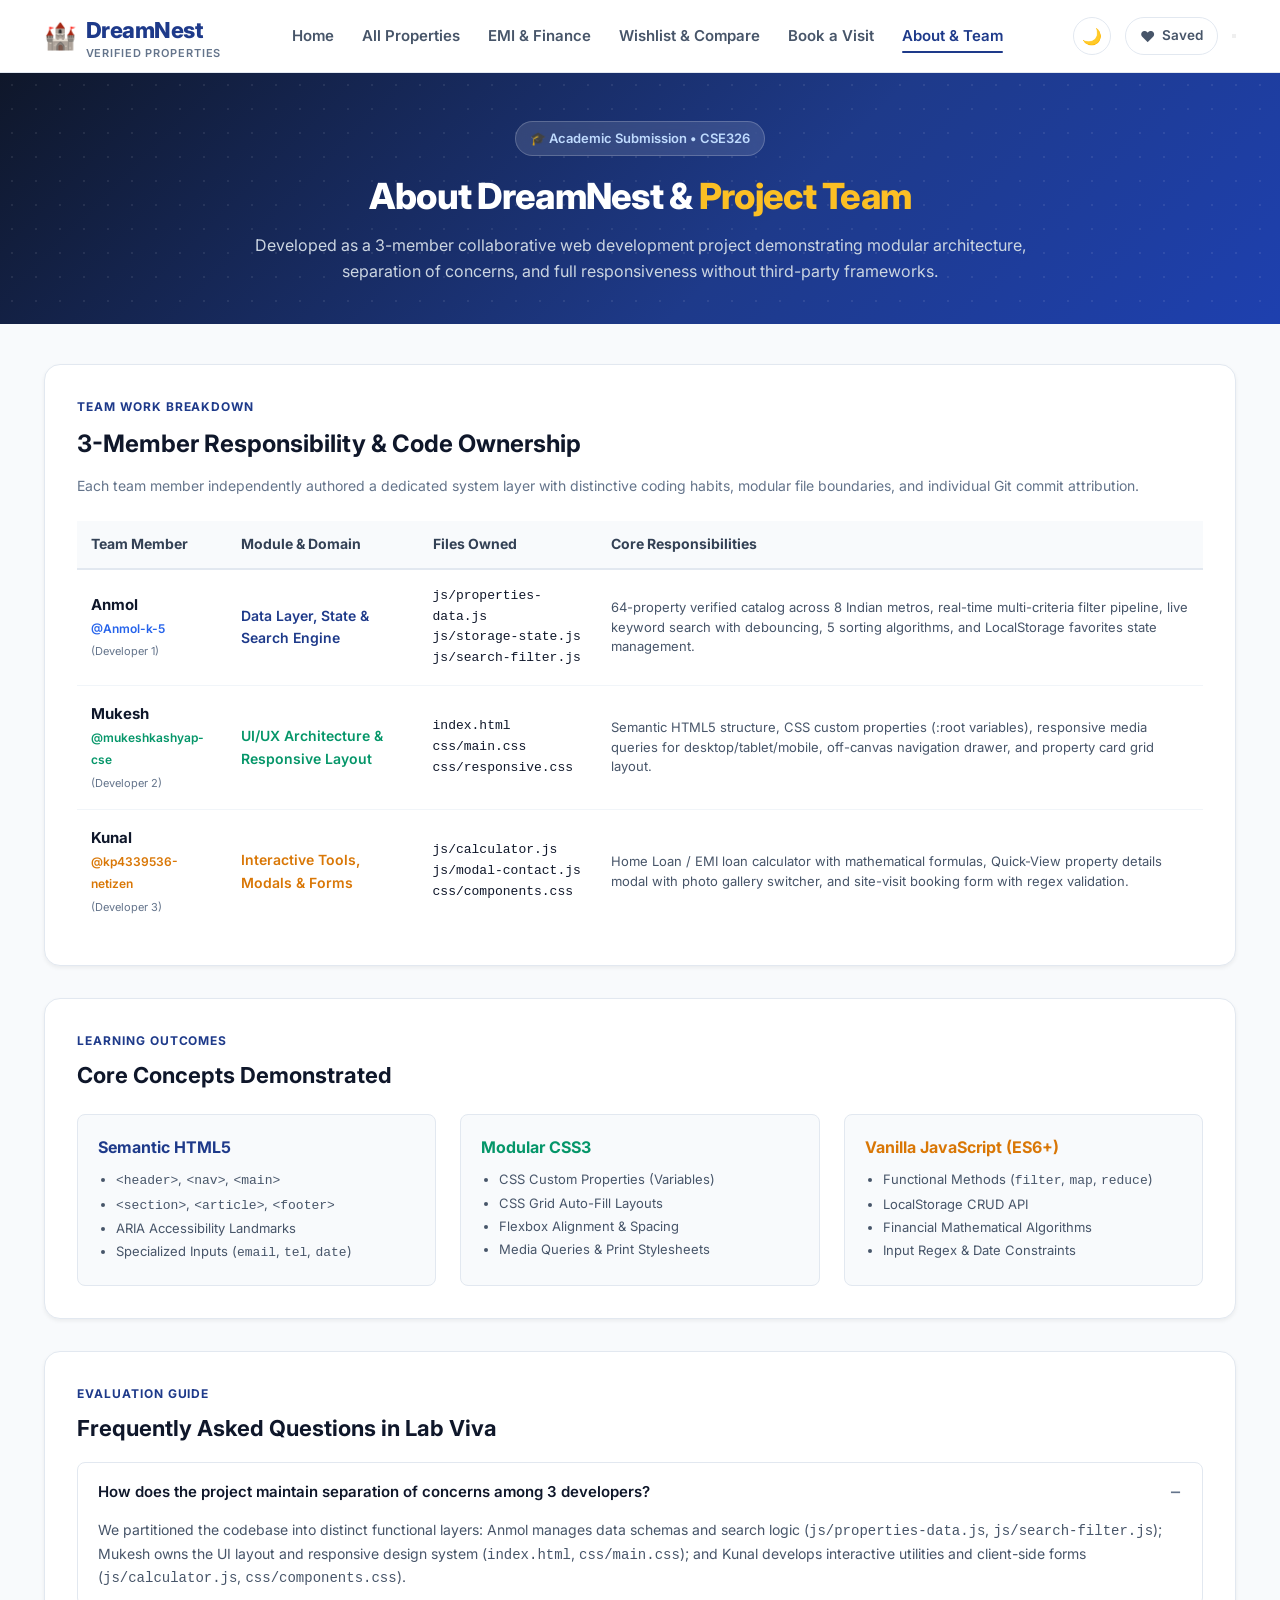
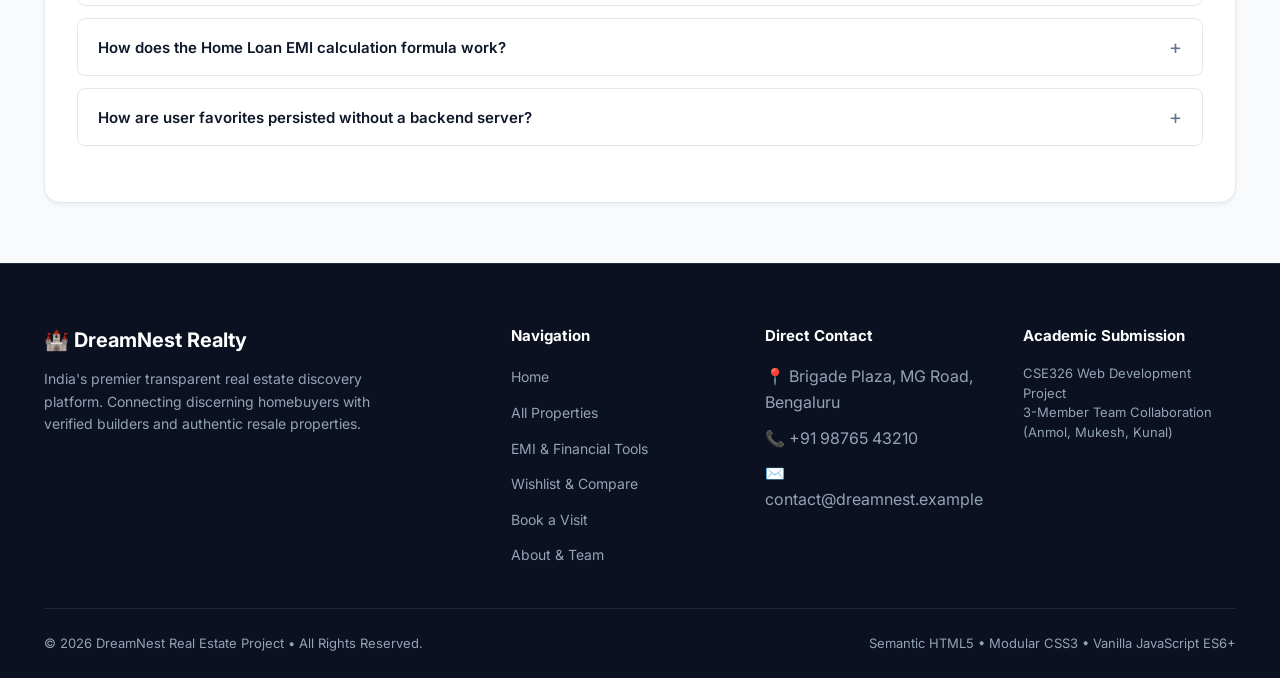
<file: about.html>
<!DOCTYPE html>
<html lang="en">
<head>
    <meta charset="UTF-8">
    <meta name="viewport" content="width=device-width, initial-scale=1.0">
    <title>DreamNest - About Us & Academic Project Team</title>

    <script>
        (function(){var t=localStorage.getItem("dreamnest_user_theme_pref");if(t==='"dark"'||t==='dark')document.documentElement.setAttribute("data-theme","dark");})();
    </script>

    <!-- Google Fonts -->
    <link rel="preconnect" href="https://fonts.googleapis.com">
    <link rel="preconnect" href="https://fonts.gstatic.com" crossorigin>
    <link href="https://fonts.googleapis.com/css2?family=Inter:wght@400;500;600;700;800&display=swap" rel="stylesheet">

    <!-- Stylesheets -->
    <link rel="stylesheet" href="css/main.css">
    <link rel="stylesheet" href="css/responsive.css">
    <link rel="stylesheet" href="css/components.css">
</head>
<body>

    <!-- Sticky Navigation Bar (Authored by Mukesh) -->
    <header class="site-header">
        <div class="site-container">
            <nav class="navbar" aria-label="Main Navigation">
                <a href="index.html" class="brand-logo" aria-label="DreamNest Home">
                    <span class="brand-logo__icon">🏰</span>
                    <div>
                        <span>DreamNest</span>
                        <span class="brand-logo__sub">Verified Properties</span>
                    </div>
                </a>

                <ul class="nav-links">
                    <li><a href="index.html" class="nav-link">Home</a></li>
                    <li><a href="properties.html" class="nav-link">All Properties</a></li>
                    <li><a href="calculator.html" class="nav-link">EMI & Finance</a></li>
                    <li><a href="saved.html" class="nav-link">Wishlist & Compare</a></li>
                    <li><a href="contact.html" class="nav-link">Book a Visit</a></li>
                    <li><a href="about.html" class="nav-link is-active">About & Team</a></li>
                </ul>

                <div class="nav-actions">
                    <button type="button" class="theme-toggle-btn" id="themeToggleBtn" aria-label="Toggle dark/light theme" title="Toggle dark/light theme">
                        <span class="theme-toggle-icon" id="themeToggleIcon">🌙</span>
                    </button>
                    <a href="saved.html" class="header-badge-btn" title="View your saved wishlist" aria-label="View Saved Wishlist">
                        <span class="header-badge-icon">❤️</span>
                        <span class="header-badge-text">Saved</span>
                        <span class="counter-badge" id="favoritesCountBadge" style="display: none;">0</span>
                    </a>
                    <button type="button" class="mobile-menu-toggle" id="mobileMenuToggleBtn" aria-label="Toggle navigation menu">
                        <span></span>
                        <span></span>
                        <span></span>
                    </button>
                </div>
            </nav>
        </div>
    </header>

    <main>
        <!-- Page Title & Header Banner -->
        <section class="hero-section" style="padding: 48px 0 40px 0;">
            <div class="site-container">
                <div class="hero-content">
                    <div class="hero-pill-badge">
                        <span>🎓 Academic Submission • CSE326</span>
                    </div>
                    <h1 class="hero-title" style="font-size: 36px;">
                        About DreamNest & <span>Project Team</span>
                    </h1>
                    <p class="hero-subtitle" style="font-size: 16px; margin-bottom: 0;">
                        Developed as a 3-member collaborative web development project demonstrating modular architecture, separation of concerns, and full responsiveness without third-party frameworks.
                    </p>
                </div>
            </div>
        </section>

        <!-- Academic Team Contribution Breakdown -->
        <section class="site-container" style="margin: 40px auto 60px auto;">
            
            <div style="background-color: #ffffff; border: 1px solid var(--border-color); border-radius: var(--radius-lg); padding: 32px; box-shadow: var(--shadow-sm); margin-bottom: 32px;">
                <span class="section-tag">Team Work Breakdown</span>
                <h2 style="font-size: 24px; font-weight: 700; color: #0f172a; margin-bottom: 12px;">3-Member Responsibility & Code Ownership</h2>
                <p style="font-size: 14px; color: #64748b; line-height: 1.6; margin-bottom: 24px;">
                    Each team member independently authored a dedicated system layer with distinctive coding habits, modular file boundaries, and individual Git commit attribution.
                </p>

                <div style="overflow-x: auto;">
                    <table style="width: 100%; border-collapse: collapse; font-size: 14px; text-align: left;">
                        <thead>
                            <tr style="background-color: #f8fafc; border-bottom: 2px solid #e2e8f0;">
                                <th style="padding: 12px 14px; color: #334155;">Team Member</th>
                                <th style="padding: 12px 14px; color: #334155;">Module & Domain</th>
                                <th style="padding: 12px 14px; color: #334155;">Files Owned</th>
                                <th style="padding: 12px 14px; color: #334155;">Core Responsibilities</th>
                            </tr>
                        </thead>
                        <tbody>
                            <tr style="border-bottom: 1px solid #f1f5f9;">
                                <td style="padding: 16px 14px;">
                                    <strong style="color: #0f172a; font-size: 15px;">Anmol</strong><br>
                                    <span style="font-size: 12px; color: #2563eb; font-weight: 600;">@Anmol-k-5</span><br>
                                    <span style="font-size: 11px; color: #64748b;">(Developer 1)</span>
                                </td>
                                <td style="padding: 16px 14px; font-weight: 600; color: #1e3a8a;">
                                    Data Layer, State & Search Engine
                                </td>
                                <td style="padding: 16px 14px; font-family: monospace; font-size: 13px;">
                                    js/properties-data.js<br>
                                    js/storage-state.js<br>
                                    js/search-filter.js
                                </td>
                                <td style="padding: 16px 14px; font-size: 13px; color: #475569; line-height: 1.5;">
                                    64-property verified catalog across 8 Indian metros, real-time multi-criteria filter pipeline, live keyword search with debouncing, 5 sorting algorithms, and LocalStorage favorites state management.
                                </td>
                            </tr>

                            <tr style="border-bottom: 1px solid #f1f5f9;">
                                <td style="padding: 16px 14px;">
                                    <strong style="color: #0f172a; font-size: 15px;">Mukesh</strong><br>
                                    <span style="font-size: 12px; color: #059669; font-weight: 600;">@mukeshkashyap-cse</span><br>
                                    <span style="font-size: 11px; color: #64748b;">(Developer 2)</span>
                                </td>
                                <td style="padding: 16px 14px; font-weight: 600; color: #059669;">
                                    UI/UX Architecture & Responsive Layout
                                </td>
                                <td style="padding: 16px 14px; font-family: monospace; font-size: 13px;">
                                    index.html<br>
                                    css/main.css<br>
                                    css/responsive.css
                                </td>
                                <td style="padding: 16px 14px; font-size: 13px; color: #475569; line-height: 1.5;">
                                    Semantic HTML5 structure, CSS custom properties (:root variables), responsive media queries for desktop/tablet/mobile, off-canvas navigation drawer, and property card grid layout.
                                </td>
                            </tr>

                            <tr>
                                <td style="padding: 16px 14px;">
                                    <strong style="color: #0f172a; font-size: 15px;">Kunal</strong><br>
                                    <span style="font-size: 12px; color: #d97706; font-weight: 600;">@kp4339536-netizen</span><br>
                                    <span style="font-size: 11px; color: #64748b;">(Developer 3)</span>
                                </td>
                                <td style="padding: 16px 14px; font-weight: 600; color: #d97706;">
                                    Interactive Tools, Modals & Forms
                                </td>
                                <td style="padding: 16px 14px; font-family: monospace; font-size: 13px;">
                                    js/calculator.js<br>
                                    js/modal-contact.js<br>
                                    css/components.css
                                </td>
                                <td style="padding: 16px 14px; font-size: 13px; color: #475569; line-height: 1.5;">
                                    Home Loan / EMI loan calculator with mathematical formulas, Quick-View property details modal with photo gallery switcher, and site-visit booking form with regex validation.
                                </td>
                            </tr>
                        </tbody>
                    </table>
                </div>
            </div>

            <!-- Technical Concepts Implemented -->
            <div style="background-color: #ffffff; border: 1px solid var(--border-color); border-radius: var(--radius-lg); padding: 32px; box-shadow: var(--shadow-sm); margin-bottom: 32px;">
                <span class="section-tag">Learning Outcomes</span>
                <h2 style="font-size: 22px; font-weight: 700; color: #0f172a; margin-bottom: 12px;">Core Concepts Demonstrated</h2>
                
                <div class="about-pillars-grid">
                    <div style="background-color: #f8fafc; border: 1px solid #e2e8f0; border-radius: 8px; padding: 20px;">
                        <h4 style="color: #1e3a8a; margin-bottom: 8px;">Semantic HTML5</h4>
                        <ul style="font-size: 13px; color: #475569; line-height: 1.8; padding-left: 18px;">
                            <li><code>&lt;header&gt;</code>, <code>&lt;nav&gt;</code>, <code>&lt;main&gt;</code></li>
                            <li><code>&lt;section&gt;</code>, <code>&lt;article&gt;</code>, <code>&lt;footer&gt;</code></li>
                            <li>ARIA Accessibility Landmarks</li>
                            <li>Specialized Inputs (<code>email</code>, <code>tel</code>, <code>date</code>)</li>
                        </ul>
                    </div>

                    <div style="background-color: #f8fafc; border: 1px solid #e2e8f0; border-radius: 8px; padding: 20px;">
                        <h4 style="color: #059669; margin-bottom: 8px;">Modular CSS3</h4>
                        <ul style="font-size: 13px; color: #475569; line-height: 1.8; padding-left: 18px;">
                            <li>CSS Custom Properties (Variables)</li>
                            <li>CSS Grid Auto-Fill Layouts</li>
                            <li>Flexbox Alignment & Spacing</li>
                            <li>Media Queries & Print Stylesheets</li>
                        </ul>
                    </div>

                    <div style="background-color: #f8fafc; border: 1px solid #e2e8f0; border-radius: 8px; padding: 20px;">
                        <h4 style="color: #d97706; margin-bottom: 8px;">Vanilla JavaScript (ES6+)</h4>
                        <ul style="font-size: 13px; color: #475569; line-height: 1.8; padding-left: 18px;">
                            <li>Functional Methods (<code>filter</code>, <code>map</code>, <code>reduce</code>)</li>
                            <li>LocalStorage CRUD API</li>
                            <li>Financial Mathematical Algorithms</li>
                            <li>Input Regex & Date Constraints</li>
                        </ul>
                    </div>
                </div>
            </div>

            <!-- Viva Defense Guide -->
            <div style="background-color: #ffffff; border: 1px solid var(--border-color); border-radius: var(--radius-lg); padding: 32px; box-shadow: var(--shadow-sm);">
                <span class="section-tag">Evaluation Guide</span>
                <h2 style="font-size: 22px; font-weight: 700; color: #0f172a; margin-bottom: 12px;">Frequently Asked Questions in Lab Viva</h2>
                
                <div class="faq-accordion" style="margin-top: 16px;">
                    <div class="faq-accordion__item is-open">
                        <button type="button" class="faq-accordion__question">How does the project maintain separation of concerns among 3 developers?</button>
                        <div class="faq-accordion__answer">
                            We partitioned the codebase into distinct functional layers: Anmol manages data schemas and search logic (<code>js/properties-data.js</code>, <code>js/search-filter.js</code>); Mukesh owns the UI layout and responsive design system (<code>index.html</code>, <code>css/main.css</code>); and Kunal develops interactive utilities and client-side forms (<code>js/calculator.js</code>, <code>css/components.css</code>).
                        </div>
                    </div>

                    <div class="faq-accordion__item">
                        <button type="button" class="faq-accordion__question">How does the Home Loan EMI calculation formula work?</button>
                        <div class="faq-accordion__answer">
                            We use the standard banking equation: <code>EMI = [P × r × (1+r)^n] / [(1+r)^n - 1]</code>, where P is the net loan principal (Property Price minus Down Payment), r is the monthly interest rate (Annual Rate / 12 / 100), and n is total monthly installments (Tenure in Years × 12).
                        </div>
                    </div>

                    <div class="faq-accordion__item">
                        <button type="button" class="faq-accordion__question">How are user favorites persisted without a backend server?</button>
                        <div class="faq-accordion__answer">
                            We use the HTML5 <code>window.localStorage</code> API. When a user clicks the heart icon on any property card, its unique ID is stored inside a JSON array under the key <code>dreamnest_saved_favorites_v2</code>, surviving page refreshes and browser restarts.
                        </div>
                    </div>
                </div>
            </div>

        </section>
    </main>

    <!-- Floating Scroll-To-Top Button -->
    <button type="button" class="scroll-to-top-btn" id="scrollToTopBtn" aria-label="Scroll back to top" title="Scroll to top">↑</button>

    <!-- Site Footer -->
    <footer class="site-footer">
        <div class="site-container">
            <div class="footer-grid">
                <div class="footer-brand">
                    <h3>🏰 DreamNest Realty</h3>
                    <p>India's premier transparent real estate discovery platform. Connecting discerning homebuyers with verified builders and authentic resale properties.</p>
                </div>
                <div class="footer-column">
                    <h4>Navigation</h4>
                    <ul class="footer-links">
                        <li><a href="index.html">Home</a></li>
                        <li><a href="properties.html">All Properties</a></li>
                        <li><a href="calculator.html">EMI & Financial Tools</a></li>
                        <li><a href="saved.html">Wishlist & Compare</a></li>
                        <li><a href="contact.html">Book a Visit</a></li>
                        <li><a href="about.html">About & Team</a></li>
                    </ul>
                </div>
                <div class="footer-column">
                    <h4>Direct Contact</h4>
                    <ul class="footer-links">
                        <li>📍 Brigade Plaza, MG Road, Bengaluru</li>
                        <li>📞 +91 98765 43210</li>
                        <li>✉️ contact@dreamnest.example</li>
                    </ul>
                </div>
                <div class="footer-column">
                    <h4>Academic Submission</h4>
                    <p style="font-size: 13px; color: #94a3b8; line-height: 1.5;">
                        CSE326 Web Development Project<br>
                        3-Member Team Collaboration (Anmol, Mukesh, Kunal)
                    </p>
                </div>
            </div>

            <div class="footer-bottom">
                <p>&copy; 2026 DreamNest Real Estate Project • All Rights Reserved.</p>
                <p>Semantic HTML5 &bull; Modular CSS3 &bull; Vanilla JavaScript ES6+</p>
            </div>
        </div>
    </footer>

    <!-- Scripts -->
    <script src="js/storage-state.js"></script>
    <script src="js/modal-contact.js"></script>
    <script>
        document.addEventListener('DOMContentLoaded', function () {
            // Mobile nav toggle is centralized in js/modal-contact.js

            // Sync favorites badge
            if (window.StorageState) {
                var badge = document.getElementById('favoritesCountBadge');
                if (badge) {
                    var count = window.StorageState.getFavorites().length;
                    badge.textContent = count;
                    badge.style.display = count > 0 ? 'inline-block' : 'none';
                }
            }
        });
    </script>
</body>
</html>
</file>
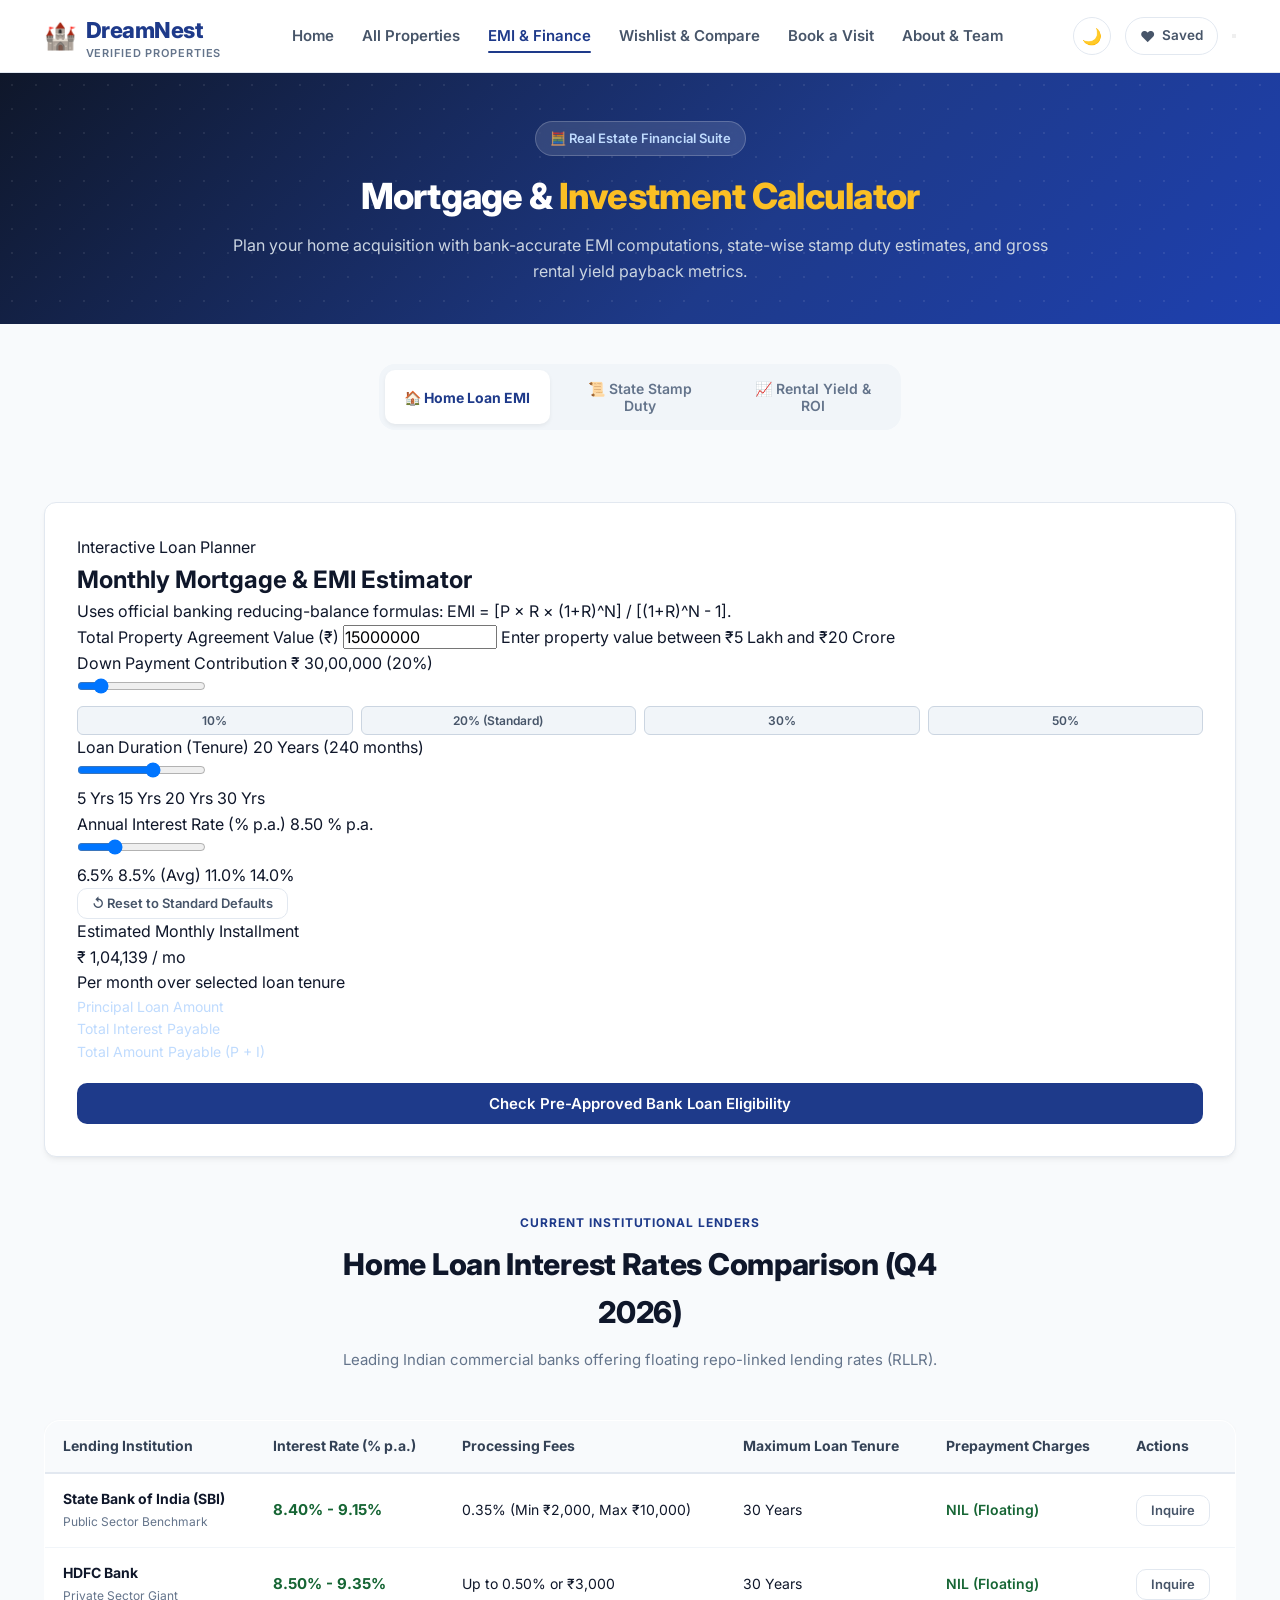
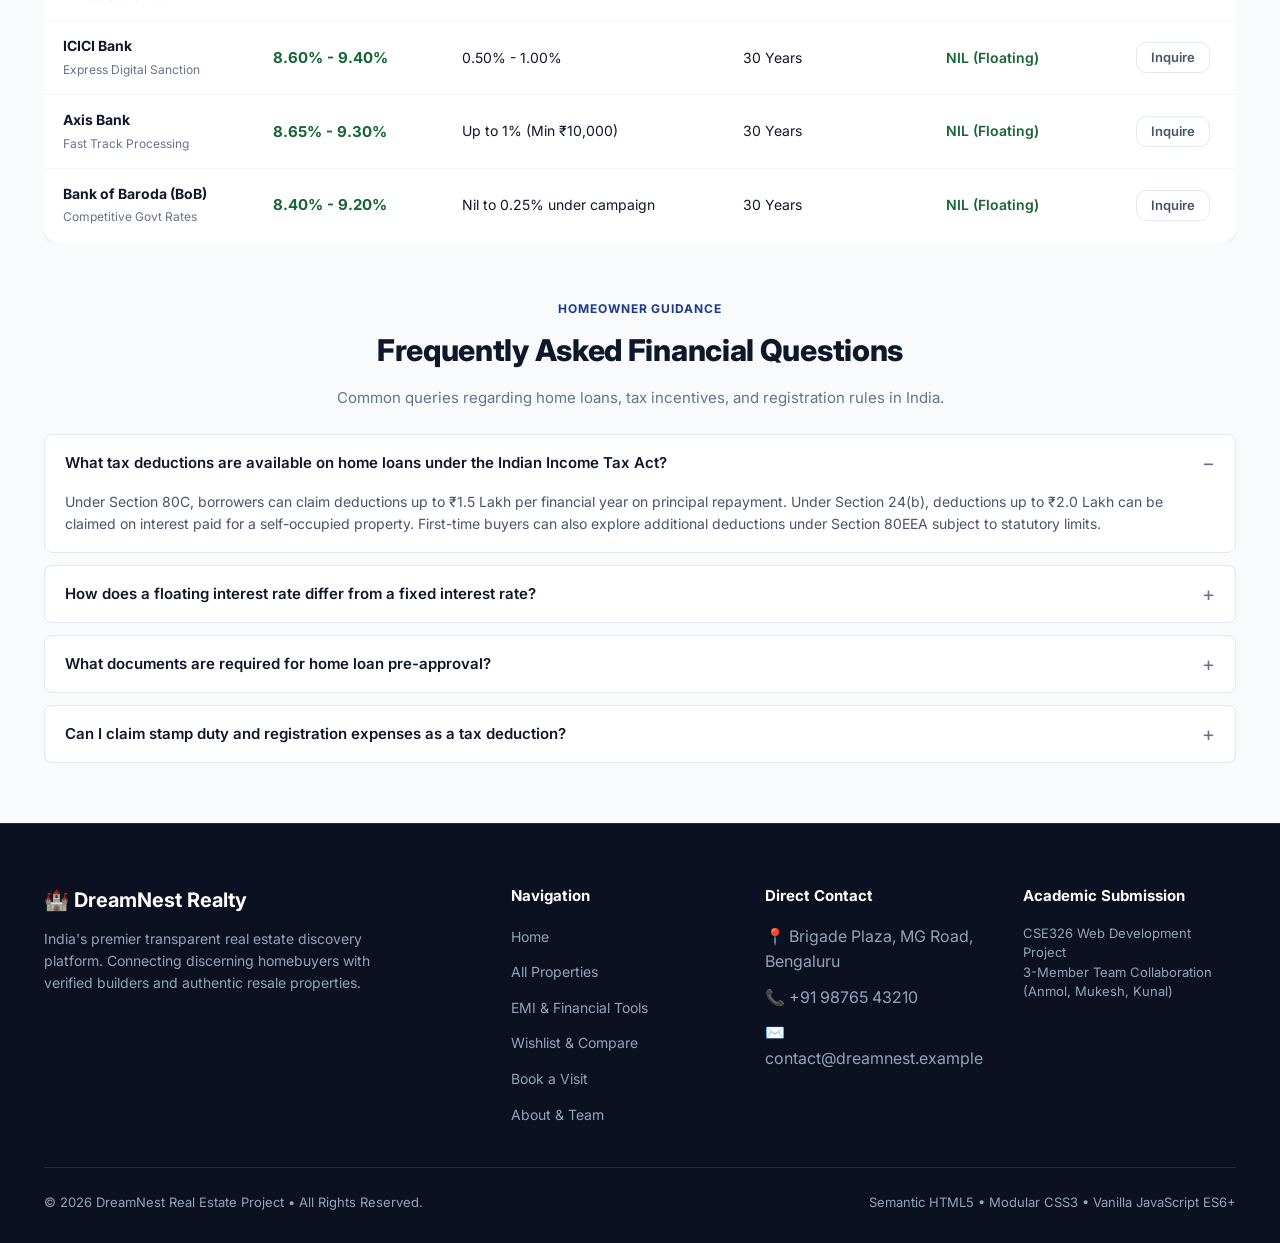
<file: calculator.html>
<!DOCTYPE html>
<html lang="en">
<head>
    <meta charset="UTF-8">
    <meta name="viewport" content="width=device-width, initial-scale=1.0">
    <title>EMI Calculator & Financial Hub - DreamNest</title>

    <script>
        (function(){var t=localStorage.getItem("dreamnest_user_theme_pref");if(t==='"dark"'||t==='dark')document.documentElement.setAttribute("data-theme","dark");})();
    </script>

    <!-- Google Fonts -->
    <link rel="preconnect" href="https://fonts.googleapis.com">
    <link rel="preconnect" href="https://fonts.gstatic.com" crossorigin>
    <link href="https://fonts.googleapis.com/css2?family=Inter:wght@400;500;600;700;800&display=swap" rel="stylesheet">

    <!-- Stylesheets: Mukesh's Design System & Kunal's Components -->
    <link rel="stylesheet" href="css/main.css">
    <link rel="stylesheet" href="css/responsive.css">
    <link rel="stylesheet" href="css/components.css">
</head>
<body>

    <!-- ======================================================================
         UNIVERSAL NAVIGATION BAR (6-Page Shared Navigation by Mukesh)
         ====================================================================== -->
    <header class="site-header">
        <div class="site-container">
            <nav class="navbar" aria-label="Main Navigation">
                <a href="index.html" class="brand-logo" aria-label="DreamNest Home">
                    <span class="brand-logo__icon">🏰</span>
                    <div>
                        <span>DreamNest</span>
                        <span class="brand-logo__sub">Verified Properties</span>
                    </div>
                </a>

                <ul class="nav-links">
                    <li><a href="index.html" class="nav-link">Home</a></li>
                    <li><a href="properties.html" class="nav-link">All Properties</a></li>
                    <li><a href="calculator.html" class="nav-link is-active">EMI & Finance</a></li>
                    <li><a href="saved.html" class="nav-link">Wishlist & Compare</a></li>
                    <li><a href="contact.html" class="nav-link">Book a Visit</a></li>
                    <li><a href="about.html" class="nav-link">About & Team</a></li>
                </ul>

                <div class="nav-actions">
                    <button type="button" class="theme-toggle-btn" id="themeToggleBtn" aria-label="Toggle dark/light theme" title="Toggle dark/light theme">
                        <span class="theme-toggle-icon" id="themeToggleIcon">🌙</span>
                    </button>
                    <a href="saved.html" class="header-badge-btn" title="View your saved wishlist" aria-label="View Saved Wishlist">
                        <span class="header-badge-icon">❤️</span>
                        <span class="header-badge-text">Saved</span>
                        <span class="counter-badge" id="favoritesCountBadge" style="display: none;">0</span>
                    </a>
                    <button type="button" class="mobile-menu-toggle" id="mobileMenuToggleBtn" aria-label="Toggle navigation menu">
                        <span></span>
                        <span></span>
                        <span></span>
                    </button>
                </div>
            </nav>
        </div>
    </header>

    <main>
        <!-- Hero Header -->
        <section class="hero-section" style="padding: 48px 0 40px 0;">
            <div class="site-container">
                <div class="hero-content">
                    <div class="hero-pill-badge">
                        <span>🧮 Real Estate Financial Suite</span>
                    </div>
                    <h1 class="hero-title" style="font-size: 36px;">
                        Mortgage & <span>Investment Calculator</span>
                    </h1>
                    <p class="hero-subtitle" style="font-size: 16px; margin-bottom: 0;">
                        Plan your home acquisition with bank-accurate EMI computations, state-wise stamp duty estimates, and gross rental yield payback metrics.
                    </p>
                </div>
            </div>
        </section>

        <!-- Main Financial Hub Section -->
        <section class="site-container" style="margin: 40px auto 60px auto;">
            
            <!-- Tool Switcher Tabs -->
            <div style="display: flex; justify-content: center;">
                <div class="calc-nav-tabs">
                    <button type="button" class="calc-nav-tab is-active" data-calc-target="tabEmi">
                        🏠 Home Loan EMI
                    </button>
                    <button type="button" class="calc-nav-tab" data-calc-target="tabStampDuty">
                        📜 State Stamp Duty
                    </button>
                    <button type="button" class="calc-nav-tab" data-calc-target="tabRentalYield">
                        📈 Rental Yield & ROI
                    </button>
                </div>
            </div>

            <!-- Pre-fill Property Notice Bar -->
            <div id="calcPropertyNotice" style="display: none; background-color: #eff6ff; border: 1px solid #bfdbfe; border-radius: var(--radius-md); padding: 12px 20px; margin-bottom: 24px; text-align: center; font-size: 14px; color: #1e40af; font-weight: 600;">
            </div>

            <!-- ==============================================================
                 PANEL 1: HOME LOAN EMI CALCULATOR
                 ============================================================== -->
            <div class="calc-panel-view is-active" id="tabEmi">
                <div class="calculator-card">
                    <div class="calculator-header">
                        <span class="calculator-tag">Interactive Loan Planner</span>
                        <h2 class="calculator-title">Monthly Mortgage & EMI Estimator</h2>
                        <p class="calculator-desc">
                            Uses official banking reducing-balance formulas: EMI = [P × R × (1+R)^N] / [(1+R)^N - 1].
                        </p>
                    </div>

                    <div class="calculator-body">
                        <!-- Inputs Column -->
                        <div class="calc-controls-col">
                            
                            <!-- Property Price -->
                            <div class="calc-form-group">
                                <label for="calcPropertyPrice" class="calc-label">Total Property Agreement Value (₹)</label>
                                <input 
                                    type="number" 
                                    id="calcPropertyPrice" 
                                    class="calc-number-input" 
                                    value="15000000" 
                                    min="500000" 
                                    max="200000000" 
                                    step="100000" 
                                />
                                <span class="calc-hint">Enter property value between ₹5 Lakh and ₹20 Crore</span>
                            </div>

                            <!-- Down Payment Slider -->
                            <div class="calc-form-group">
                                <div class="calc-label-row">
                                    <label for="calcDownPayment" class="calc-label">Down Payment Contribution</label>
                                    <span class="calc-val-badge" id="calcDownPaymentText">₹ 30,00,000 (20%)</span>
                                </div>
                                <input 
                                    type="range" 
                                    id="calcDownPayment" 
                                    class="calc-slider" 
                                    min="10" 
                                    max="80" 
                                    step="5" 
                                    value="20" 
                                />
                                <div class="calc-pills-row">
                                    <button type="button" class="calc-pill-btn" data-calc-dp="10">10%</button>
                                    <button type="button" class="calc-pill-btn" data-calc-dp="20">20% (Standard)</button>
                                    <button type="button" class="calc-pill-btn" data-calc-dp="30">30%</button>
                                    <button type="button" class="calc-pill-btn" data-calc-dp="50">50%</button>
                                </div>
                            </div>

                            <!-- Loan Tenure -->
                            <div class="calc-form-group">
                                <div class="calc-label-row">
                                    <label for="calcTenure" class="calc-label">Loan Duration (Tenure)</label>
                                    <span class="calc-val-badge" id="calcTenureText">20 Years (240 months)</span>
                                </div>
                                <input 
                                    type="range" 
                                    id="calcTenure" 
                                    class="calc-slider" 
                                    min="5" 
                                    max="30" 
                                    step="1" 
                                    value="20" 
                                />
                                <div class="calc-slider-scale">
                                    <span>5 Yrs</span>
                                    <span>15 Yrs</span>
                                    <span>20 Yrs</span>
                                    <span>30 Yrs</span>
                                </div>
                            </div>

                            <!-- Interest Rate -->
                            <div class="calc-form-group">
                                <div class="calc-label-row">
                                    <label for="calcRate" class="calc-label">Annual Interest Rate (% p.a.)</label>
                                    <span class="calc-val-badge" id="calcRateText">8.50 % p.a.</span>
                                </div>
                                <input 
                                    type="range" 
                                    id="calcRate" 
                                    class="calc-slider" 
                                    min="6.5" 
                                    max="14.0" 
                                    step="0.05" 
                                    value="8.50" 
                                />
                                <div class="calc-slider-scale">
                                    <span>6.5%</span>
                                    <span>8.5% (Avg)</span>
                                    <span>11.0%</span>
                                    <span>14.0%</span>
                                </div>
                            </div>

                            <button type="button" class="btn btn--outline btn--sm" id="calcResetBtn">
                                ↺ Reset to Standard Defaults
                            </button>
                        </div>

                        <!-- Results Column -->
                        <div class="calc-results-col">
                            <div class="calc-primary-result-box">
                                <span class="calc-result-sub">Estimated Monthly Installment</span>
                                <div class="calc-result-main-number" id="calcEmiResult">₹ 1,04,140</div>
                                <span class="calc-result-note">Per month over selected loan tenure</span>
                            </div>

                            <div class="calc-breakdown-card">
                                <div class="calc-breakdown-row">
                                    <span class="calc-breakdown-label">
                                        <span class="color-dot color-dot--principal"></span> Principal Loan Amount
                                    </span>
                                    <strong class="calc-breakdown-val" id="calcPrincipalResult">₹ 1,20,00,000</strong>
                                </div>

                                <div class="calc-breakdown-row">
                                    <span class="calc-breakdown-label">
                                        <span class="color-dot color-dot--interest"></span> Total Interest Payable
                                    </span>
                                    <strong class="calc-breakdown-val" id="calcInterestResult">₹ 1,29,93,534</strong>
                                </div>

                                <div class="calc-breakdown-row calc-breakdown-row--total">
                                    <span class="calc-breakdown-label">Total Amount Payable (P + I)</span>
                                    <strong class="calc-breakdown-val" id="calcTotalResult">₹ 2,49,93,534</strong>
                                </div>
                            </div>

                            <div style="margin-top: 20px; text-align: center;">
                                <a href="contact.html" class="btn btn--primary btn--md" style="width: 100%;">
                                    Check Pre-Approved Bank Loan Eligibility
                                </a>
                            </div>
                        </div>
                    </div>
                </div>
            </div>

            <!-- ==============================================================
                 PANEL 2: STAMP DUTY & REGISTRATION CHARGES ESTIMATOR
                 ============================================================== -->
            <div class="calc-panel-view" id="tabStampDuty">
                <div class="calculator-card">
                    <div class="calculator-header">
                        <span class="calculator-tag">Government Statutory Charges</span>
                        <h2 class="calculator-title">State-Wise Stamp Duty & Registration Estimator</h2>
                        <p class="calculator-desc">
                            Estimate official state government registration duties and metro cess levied on real estate purchases.
                        </p>
                    </div>

                    <div class="calculator-body">
                        <!-- Inputs -->
                        <div class="calc-controls-col">
                            <div class="calc-form-group">
                                <label for="stampPropertyPrice" class="calc-label">Agreement Value (₹)</label>
                                <input 
                                    type="number" 
                                    id="stampPropertyPrice" 
                                    class="calc-number-input" 
                                    value="15000000" 
                                    step="100000" 
                                />
                            </div>

                            <div class="calc-form-group">
                                <label for="stampStateSelect" class="calc-label">Property Location State</label>
                                <select id="stampStateSelect" class="filter-select" style="width: 100%; padding: 12px;">
                                    <option value="Maharashtra" data-rate="6.0">Maharashtra (6.0% incl. Metro Cess)</option>
                                    <option value="Karnataka" data-rate="5.6">Karnataka (5.6% for &gt;₹45 Lakh)</option>
                                    <option value="Delhi" data-rate="6.0">Delhi NCR (6.0% Male / 4.0% Female)</option>
                                    <option value="Telangana" data-rate="7.5">Telangana (7.5%)</option>
                                    <option value="Goa" data-rate="4.5">Goa (4.5%)</option>
                                    <option value="West Bengal" data-rate="6.0">West Bengal (6.0%)</option>
                                </select>
                            </div>

                            <div class="calc-form-group">
                                <label for="stampBuyerGender" class="calc-label">Buyer Category</label>
                                <select id="stampBuyerGender" class="filter-select" style="width: 100%; padding: 12px;">
                                    <option value="general">Individual / Male</option>
                                    <option value="female">Female Sole Owner (1% State Concession where applicable)</option>
                                    <option value="joint">Joint (Male + Female)</option>
                                </select>
                            </div>
                        </div>

                        <!-- Results -->
                        <div class="calc-results-col">
                            <div class="calc-primary-result-box" style="background: linear-gradient(135deg, #1e3a8a 0%, #0f172a 100%);">
                                <span class="calc-result-sub" style="color: #93c5fd;">Total Govt Statutory Charges</span>
                                <div class="calc-result-main-number" id="stampTotalResult" style="color: #ffffff;">₹ 9,30,000</div>
                                <span class="calc-result-note" style="color: #cbd5e1;">Payable to State Sub-Registrar Office</span>
                            </div>

                            <div class="calc-breakdown-card">
                                <div class="calc-breakdown-row">
                                    <span class="calc-breakdown-label">Stamp Duty Fee (<span id="stampDutyRateDisplay">6.0%</span>)</span>
                                    <strong class="calc-breakdown-val" id="stampDutyAmountDisplay">₹ 9,00,000</strong>
                                </div>
                                <div class="calc-breakdown-row">
                                    <span class="calc-breakdown-label">Registration Charges (Statutory Cap)</span>
                                    <strong class="calc-breakdown-val" id="stampRegFeeDisplay">₹ 30,000</strong>
                                </div>
                                <div class="calc-breakdown-row calc-breakdown-row--total">
                                    <span class="calc-breakdown-label">Effective All-Inclusive Cost</span>
                                    <strong class="calc-breakdown-val" id="stampGrandTotalDisplay">₹ 1,59,30,000</strong>
                                </div>
                            </div>
                        </div>
                    </div>
                </div>
            </div>

            <!-- ==============================================================
                 PANEL 3: RENTAL YIELD & ROI PAYBACK CALCULATOR
                 ============================================================== -->
            <div class="calc-panel-view" id="tabRentalYield">
                <div class="calculator-card">
                    <div class="calculator-header">
                        <span class="calculator-tag">Investor ROI Analysis</span>
                        <h2 class="calculator-title">Gross Rental Yield & Payback Timeline</h2>
                        <p class="calculator-desc">
                            Calculate the gross annual capitalization rate and investment payback duration from residential tenancy.
                        </p>
                    </div>

                    <div class="calculator-body">
                        <!-- Inputs -->
                        <div class="calc-controls-col">
                            <div class="calc-form-group">
                                <label for="yieldPropertyCost" class="calc-label">Total Acquisition Cost (₹)</label>
                                <input 
                                    type="number" 
                                    id="yieldPropertyCost" 
                                    class="calc-number-input" 
                                    value="15000000" 
                                    step="100000" 
                                />
                            </div>

                            <div class="calc-form-group">
                                <label for="yieldMonthlyRent" class="calc-label">Anticipated Monthly Rental Income (₹)</label>
                                <input 
                                    type="number" 
                                    id="yieldMonthlyRent" 
                                    class="calc-number-input" 
                                    value="45000" 
                                    step="2000" 
                                />
                                <span class="calc-hint">Typical metro yield ranges between 3.0% and 4.5%</span>
                            </div>

                            <div class="calc-form-group">
                                <label for="yieldMaintenance" class="calc-label">Monthly Maintenance / Society Dues (₹)</label>
                                <input 
                                    type="number" 
                                    id="yieldMaintenance" 
                                    class="calc-number-input" 
                                    value="5000" 
                                    step="500" 
                                />
                            </div>
                        </div>

                        <!-- Results -->
                        <div class="calc-results-col">
                            <div class="calc-primary-result-box" style="background: linear-gradient(135deg, #065f46 0%, #0f172a 100%);">
                                <span class="calc-result-sub" style="color: #a7f3d0;">Gross Annual Rental Yield</span>
                                <div class="calc-result-main-number" id="yieldPercentResult" style="color: #ffffff;">3.60 %</div>
                                <span class="calc-result-note" style="color: #cbd5e1;">(Annual Rent / Total Cost) × 100</span>
                            </div>

                            <div class="calc-breakdown-card">
                                <div class="calc-breakdown-row">
                                    <span class="calc-breakdown-label">Gross Annual Rent Revenue</span>
                                    <strong class="calc-breakdown-val" id="yieldAnnualGrossDisplay">₹ 5,40,000</strong>
                                </div>
                                <div class="calc-breakdown-row">
                                    <span class="calc-breakdown-label">Net Annual Rent (Post-Maintenance)</span>
                                    <strong class="calc-breakdown-val" id="yieldAnnualNetDisplay">₹ 4,80,000</strong>
                                </div>
                                <div class="calc-breakdown-row">
                                    <span class="calc-breakdown-label">Net Rental Yield Rate</span>
                                    <strong class="calc-breakdown-val" id="yieldNetRateDisplay">3.20 %</strong>
                                </div>
                                <div class="calc-breakdown-row calc-breakdown-row--total">
                                    <span class="calc-breakdown-label">Estimated Capital Payback Period</span>
                                    <strong class="calc-breakdown-val" id="yieldPaybackYearsDisplay">27.8 Years</strong>
                                </div>
                            </div>
                        </div>
                    </div>
                </div>
            </div>

            <!-- ==============================================================
                 BANK INTEREST RATES COMPARISON MATRIX
                 ============================================================== -->
            <div style="margin-top: 56px;">
                <div class="section-header" style="margin-bottom: 24px;">
                    <span class="section-tag">Current Institutional Lenders</span>
                    <h2 class="section-title">Home Loan Interest Rates Comparison (Q4 2026)</h2>
                    <p class="section-subtitle">Leading Indian commercial banks offering floating repo-linked lending rates (RLLR).</p>
                </div>

                <div style="overflow-x: auto;">
                    <table class="bank-rates-table">
                        <thead>
                            <tr>
                                <th>Lending Institution</th>
                                <th>Interest Rate (% p.a.)</th>
                                <th>Processing Fees</th>
                                <th>Maximum Loan Tenure</th>
                                <th>Prepayment Charges</th>
                                <th>Actions</th>
                            </tr>
                        </thead>
                        <tbody>
                            <tr>
                                <td><strong>State Bank of India (SBI)</strong><br><span style="font-size: 12px; color: #64748b;">Public Sector Benchmark</span></td>
                                <td><strong style="color: #166534; font-size: 15px;">8.40% - 9.15%</strong></td>
                                <td>0.35% (Min ₹2,000, Max ₹10,000)</td>
                                <td>30 Years</td>
                                <td><span style="color: #166534; font-weight: 600;">NIL (Floating)</span></td>
                                <td><a href="contact.html" class="btn btn--outline btn--sm">Inquire</a></td>
                            </tr>
                            <tr>
                                <td><strong>HDFC Bank</strong><br><span style="font-size: 12px; color: #64748b;">Private Sector Giant</span></td>
                                <td><strong style="color: #166534; font-size: 15px;">8.50% - 9.35%</strong></td>
                                <td>Up to 0.50% or ₹3,000</td>
                                <td>30 Years</td>
                                <td><span style="color: #166534; font-weight: 600;">NIL (Floating)</span></td>
                                <td><a href="contact.html" class="btn btn--outline btn--sm">Inquire</a></td>
                            </tr>
                            <tr>
                                <td><strong>ICICI Bank</strong><br><span style="font-size: 12px; color: #64748b;">Express Digital Sanction</span></td>
                                <td><strong style="color: #166534; font-size: 15px;">8.60% - 9.40%</strong></td>
                                <td>0.50% - 1.00%</td>
                                <td>30 Years</td>
                                <td><span style="color: #166534; font-weight: 600;">NIL (Floating)</span></td>
                                <td><a href="contact.html" class="btn btn--outline btn--sm">Inquire</a></td>
                            </tr>
                            <tr>
                                <td><strong>Axis Bank</strong><br><span style="font-size: 12px; color: #64748b;">Fast Track Processing</span></td>
                                <td><strong style="color: #166534; font-size: 15px;">8.65% - 9.30%</strong></td>
                                <td>Up to 1% (Min ₹10,000)</td>
                                <td>30 Years</td>
                                <td><span style="color: #166534; font-weight: 600;">NIL (Floating)</span></td>
                                <td><a href="contact.html" class="btn btn--outline btn--sm">Inquire</a></td>
                            </tr>
                            <tr>
                                <td><strong>Bank of Baroda (BoB)</strong><br><span style="font-size: 12px; color: #64748b;">Competitive Govt Rates</span></td>
                                <td><strong style="color: #166534; font-size: 15px;">8.40% - 9.20%</strong></td>
                                <td>Nil to 0.25% under campaign</td>
                                <td>30 Years</td>
                                <td><span style="color: #166534; font-weight: 600;">NIL (Floating)</span></td>
                                <td><a href="contact.html" class="btn btn--outline btn--sm">Inquire</a></td>
                            </tr>
                        </tbody>
                    </table>
                </div>
            </div>

            <!-- ==============================================================
                 FINANCIAL FAQ ACCORDION
                 ============================================================== -->
            <div style="margin-top: 56px;">
                <div class="section-header" style="margin-bottom: 24px;">
                    <span class="section-tag">Homeowner Guidance</span>
                    <h2 class="section-title">Frequently Asked Financial Questions</h2>
                    <p class="section-subtitle">Common queries regarding home loans, tax incentives, and registration rules in India.</p>
                </div>

                <div class="faq-accordion">
                    <div class="faq-accordion__item is-open">
                        <button type="button" class="faq-accordion__question">
                            What tax deductions are available on home loans under the Indian Income Tax Act?
                        </button>
                        <div class="faq-accordion__answer">
                            Under Section 80C, borrowers can claim deductions up to ₹1.5 Lakh per financial year on principal repayment. Under Section 24(b), deductions up to ₹2.0 Lakh can be claimed on interest paid for a self-occupied property. First-time buyers can also explore additional deductions under Section 80EEA subject to statutory limits.
                        </div>
                    </div>

                    <div class="faq-accordion__item">
                        <button type="button" class="faq-accordion__question">
                            How does a floating interest rate differ from a fixed interest rate?
                        </button>
                        <div class="faq-accordion__answer">
                            Floating interest rates fluctuate according to RBI's Repo-Linked Lending Rate (RLLR) over time, meaning your EMI or tenure automatically adjusts when rates change. Fixed interest rates remain constant for an initial period (usually 2-5 years) providing predictable installments. Floating rate home loans have zero prepayment penalty under RBI mandates.
                        </div>
                    </div>

                    <div class="faq-accordion__item">
                        <button type="button" class="faq-accordion__question">
                            What documents are required for home loan pre-approval?
                        </button>
                        <div class="faq-accordion__answer">
                            Standard requirements include PAN card, Aadhaar card, past 6 months bank account statements, salary slips for the last 3 months (or 3 years ITR & audited balance sheets for self-employed individuals), Form 16, and the builder's RERA registration certificate.
                        </div>
                    </div>

                    <div class="faq-accordion__item">
                        <button type="button" class="faq-accordion__question">
                            Can I claim stamp duty and registration expenses as a tax deduction?
                        </button>
                        <div class="faq-accordion__answer">
                            Yes, stamp duty and registration fees paid during the acquisition year can be claimed as a tax deduction under Section 80C within the overall annual ceiling of ₹1.5 Lakh.
                        </div>
                    </div>
                </div>
            </div>

        </section>
    </main>

    <!-- Floating Toast Container -->
    <div id="toastContainer" class="toast-container"></div>

    <!-- Scroll-To-Top Button -->
    <button type="button" class="scroll-to-top-btn" id="scrollToTopBtn" aria-label="Scroll to top" title="Scroll to top">↑</button>

    <!-- Universal Site Footer -->
    <footer class="site-footer">
        <div class="site-container">
            <div class="footer-grid">
                <div class="footer-brand">
                    <h3>🏰 DreamNest Realty</h3>
                    <p>India's premier transparent real estate discovery platform. Connecting discerning homebuyers with verified builders and authentic resale properties.</p>
                </div>
                <div class="footer-column">
                    <h4>Navigation</h4>
                    <ul class="footer-links">
                        <li><a href="index.html">Home</a></li>
                        <li><a href="properties.html">All Properties</a></li>
                        <li><a href="calculator.html">EMI & Financial Tools</a></li>
                        <li><a href="saved.html">Wishlist & Compare</a></li>
                        <li><a href="contact.html">Book a Visit</a></li>
                        <li><a href="about.html">About & Team</a></li>
                    </ul>
                </div>
                <div class="footer-column">
                    <h4>Direct Contact</h4>
                    <ul class="footer-links">
                        <li>📍 Brigade Plaza, MG Road, Bengaluru</li>
                        <li>📞 +91 98765 43210</li>
                        <li>✉️ contact@dreamnest.example</li>
                    </ul>
                </div>
                <div class="footer-column">
                    <h4>Academic Submission</h4>
                    <p style="font-size: 13px; color: #94a3b8; line-height: 1.5;">
                        CSE326 Web Development Project<br>
                        3-Member Team Collaboration (Anmol, Mukesh, Kunal)
                    </p>
                </div>
            </div>

            <div class="footer-bottom">
                <p>&copy; 2026 DreamNest Real Estate Project • All Rights Reserved.</p>
                <p>Semantic HTML5 &bull; Modular CSS3 &bull; Vanilla JavaScript ES6+</p>
            </div>
        </div>
    </footer>

    <!-- Scripts: Kunal's Calculator & Anmol's State -->
    <script src="js/storage-state.js"></script>
    <script src="js/calculator.js"></script>
    <script src="js/modal-contact.js"></script>

    <script>
        document.addEventListener('DOMContentLoaded', function () {
            // Mobile nav toggle is centralized in js/modal-contact.js

            // Sync favorites badge
            if (window.StorageState) {
                var favBadge = document.getElementById('favoritesCountBadge');
                if (favBadge) {
                    var count = window.StorageState.getFavorites().length;
                    favBadge.textContent = count;
                    favBadge.style.display = count > 0 ? 'inline-block' : 'none';
                }
            }

            // Subnav Tabs Switching (EMI vs Stamp Duty vs Rental Yield)
            var tabs = document.querySelectorAll('.calc-nav-tab');
            var panels = document.querySelectorAll('.calc-panel-view');
            tabs.forEach(function (tab) {
                tab.addEventListener('click', function () {
                    tabs.forEach(function (t) { t.classList.remove('is-active'); });
                    panels.forEach(function (p) { p.classList.remove('is-active'); });

                    tab.classList.add('is-active');
                    var targetId = tab.getAttribute('data-calc-target');
                    var targetPanel = document.getElementById(targetId);
                    if (targetPanel) {
                        targetPanel.classList.add('is-active');
                    }
                });
            });

            // Check URL Query Parameters (?price=...&title=...)
            var params = new URLSearchParams(window.location.search);
            var queryPrice = params.get('price');
            var queryTitle = params.get('title');
            if (queryPrice) {
                var priceNum = parseFloat(queryPrice);
                if (!isNaN(priceNum) && priceNum > 0) {
                    var priceInput = document.getElementById('calcPropertyPrice');
                    var stampInput = document.getElementById('stampPropertyPrice');
                    var yieldInput = document.getElementById('yieldPropertyCost');
                    if (priceInput) priceInput.value = priceNum;
                    if (stampInput) stampInput.value = priceNum;
                    if (yieldInput) yieldInput.value = priceNum;

                    var notice = document.getElementById('calcPropertyNotice');
                    if (notice) {
                        notice.textContent = 'Showing mortgage calculations pre-filled for: ' + (queryTitle ? decodeURIComponent(queryTitle) : 'Selected Property') + ' (₹' + priceNum.toLocaleString('en-IN') + ')';
                        notice.style.display = 'block';
                    }

                    if (window.MortgageCalculator && typeof window.MortgageCalculator.recalculate === 'function') {
                        window.MortgageCalculator.recalculate();
                    }
                }
            }

            // Format Indian Currency helper
            function fmtINR(num) {
                return '₹ ' + Math.round(num).toLocaleString('en-IN');
            }

            // --- STAMP DUTY LOGIC ---
            var stampPriceInput = document.getElementById('stampPropertyPrice');
            var stampStateSelect = document.getElementById('stampStateSelect');
            var stampGenderSelect = document.getElementById('stampBuyerGender');

            function recalculateStampDuty() {
                if (!stampPriceInput || !stampStateSelect) return;
                var price = parseFloat(stampPriceInput.value) || 0;
                var opt = stampStateSelect.options[stampStateSelect.selectedIndex];
                var baseRate = parseFloat(opt.getAttribute('data-rate')) || 6.0;

                // Female discount in certain states (e.g. Maharashtra, Delhi)
                if (stampGenderSelect && stampGenderSelect.value === 'female') {
                    if (baseRate > 1.0) baseRate -= 1.0;
                }

                var dutyAmount = Math.round(price * (baseRate / 100));
                // Statutory cap on registration fee
                var regFee = Math.min(30000, Math.round(price * 0.01));
                var totalGovt = dutyAmount + regFee;
                var grandTotal = price + totalGovt;

                document.getElementById('stampDutyRateDisplay').textContent = baseRate.toFixed(1) + '%';
                document.getElementById('stampDutyAmountDisplay').textContent = fmtINR(dutyAmount);
                document.getElementById('stampRegFeeDisplay').textContent = fmtINR(regFee);
                document.getElementById('stampTotalResult').textContent = fmtINR(totalGovt);
                document.getElementById('stampGrandTotalDisplay').textContent = fmtINR(grandTotal);
            }

            if (stampPriceInput) stampPriceInput.addEventListener('input', recalculateStampDuty);
            if (stampStateSelect) stampStateSelect.addEventListener('change', recalculateStampDuty);
            if (stampGenderSelect) stampGenderSelect.addEventListener('change', recalculateStampDuty);
            recalculateStampDuty();

            // --- RENTAL YIELD LOGIC ---
            var yieldCostInput = document.getElementById('yieldPropertyCost');
            var yieldRentInput = document.getElementById('yieldMonthlyRent');
            var yieldMaintInput = document.getElementById('yieldMaintenance');

            function recalculateYield() {
                if (!yieldCostInput || !yieldRentInput) return;
                var cost = parseFloat(yieldCostInput.value) || 0;
                var rent = parseFloat(yieldRentInput.value) || 0;
                var maint = parseFloat(yieldMaintInput ? yieldMaintInput.value : 0) || 0;

                var grossAnnualRent = rent * 12;
                var netMonthlyRent = Math.max(0, rent - maint);
                var netAnnualRent = netMonthlyRent * 12;

                var grossYieldPct = cost > 0 ? (grossAnnualRent / cost) * 100 : 0;
                var netYieldPct = cost > 0 ? (netAnnualRent / cost) * 100 : 0;
                var paybackYears = netAnnualRent > 0 ? (cost / netAnnualRent) : 0;

                document.getElementById('yieldPercentResult').textContent = grossYieldPct.toFixed(2) + ' %';
                document.getElementById('yieldAnnualGrossDisplay').textContent = fmtINR(grossAnnualRent);
                document.getElementById('yieldAnnualNetDisplay').textContent = fmtINR(netAnnualRent);
                document.getElementById('yieldNetRateDisplay').textContent = netYieldPct.toFixed(2) + ' %';
                document.getElementById('yieldPaybackYearsDisplay').textContent = (paybackYears > 0 ? paybackYears.toFixed(1) + ' Years' : 'N/A');
            }

            if (yieldCostInput) yieldCostInput.addEventListener('input', recalculateYield);
            if (yieldRentInput) yieldRentInput.addEventListener('input', recalculateYield);
            if (yieldMaintInput) yieldMaintInput.addEventListener('input', recalculateYield);
            recalculateYield();

            // FAQ Accordion Toggle
            var faqQuestions = document.querySelectorAll('.faq-accordion__question');
            faqQuestions.forEach(function (btn) {
                btn.addEventListener('click', function () {
                    var item = btn.parentElement;
                    item.classList.toggle('is-open');
                });
            });
        });
    </script>
</body>
</html>
</file>
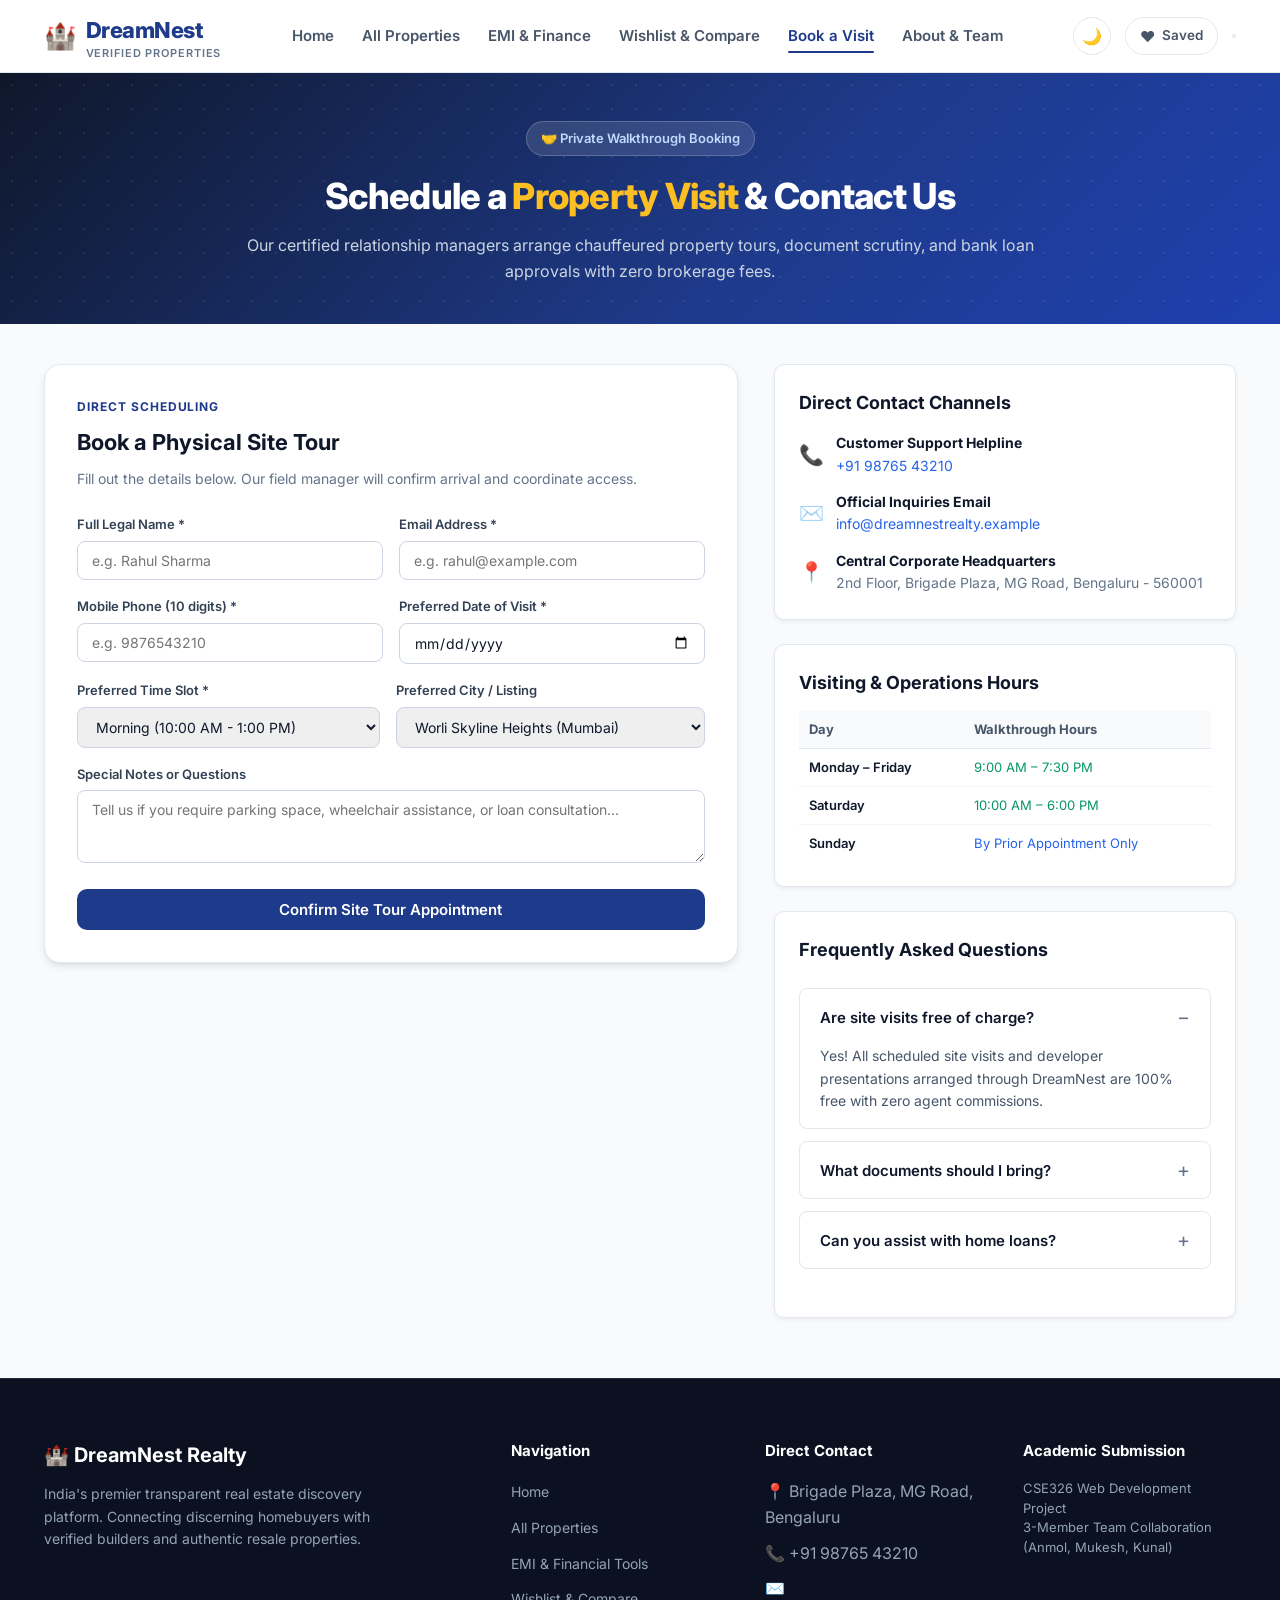
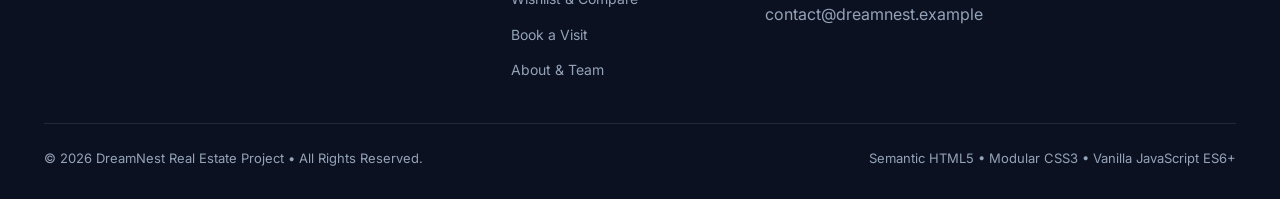
<file: contact.html>
<!DOCTYPE html>
<html lang="en">
<head>
    <meta charset="UTF-8">
    <meta name="viewport" content="width=device-width, initial-scale=1.0">
    <title>DreamNest - Schedule a Visit & Contact Channels</title>

    <script>
        (function(){var t=localStorage.getItem("dreamnest_user_theme_pref");if(t==='"dark"'||t==='dark')document.documentElement.setAttribute("data-theme","dark");})();
    </script>

    <!-- Google Fonts -->
    <link rel="preconnect" href="https://fonts.googleapis.com">
    <link rel="preconnect" href="https://fonts.gstatic.com" crossorigin>
    <link href="https://fonts.googleapis.com/css2?family=Inter:wght@400;500;600;700;800&display=swap" rel="stylesheet">

    <!-- Stylesheets -->
    <link rel="stylesheet" href="css/main.css">
    <link rel="stylesheet" href="css/responsive.css">
    <link rel="stylesheet" href="css/components.css">
</head>
<body>

    <!-- Sticky Navigation Bar (Authored by Mukesh) -->
    <header class="site-header">
        <div class="site-container">
            <nav class="navbar" aria-label="Main Navigation">
                <a href="index.html" class="brand-logo" aria-label="DreamNest Home">
                    <span class="brand-logo__icon">🏰</span>
                    <div>
                        <span>DreamNest</span>
                        <span class="brand-logo__sub">Verified Properties</span>
                    </div>
                </a>

                <ul class="nav-links">
                    <li><a href="index.html" class="nav-link">Home</a></li>
                    <li><a href="properties.html" class="nav-link">All Properties</a></li>
                    <li><a href="calculator.html" class="nav-link">EMI & Finance</a></li>
                    <li><a href="saved.html" class="nav-link">Wishlist & Compare</a></li>
                    <li><a href="contact.html" class="nav-link is-active">Book a Visit</a></li>
                    <li><a href="about.html" class="nav-link">About & Team</a></li>
                </ul>

                <div class="nav-actions">
                    <button type="button" class="theme-toggle-btn" id="themeToggleBtn" aria-label="Toggle dark/light theme" title="Toggle dark/light theme">
                        <span class="theme-toggle-icon" id="themeToggleIcon">🌙</span>
                    </button>
                    <a href="saved.html" class="header-badge-btn" title="View your saved wishlist" aria-label="View Saved Wishlist">
                        <span class="header-badge-icon">❤️</span>
                        <span class="header-badge-text">Saved</span>
                        <span class="counter-badge" id="favoritesCountBadge" style="display: none;">0</span>
                    </a>
                    <button type="button" class="mobile-menu-toggle" id="mobileMenuToggleBtn" aria-label="Toggle navigation menu">
                        <span></span>
                        <span></span>
                        <span></span>
                    </button>
                </div>
            </nav>
        </div>
    </header>

    <main>
        <!-- Page Title & Header Banner -->
        <section class="hero-section" style="padding: 48px 0 40px 0;">
            <div class="site-container">
                <div class="hero-content">
                    <div class="hero-pill-badge">
                        <span>🤝 Private Walkthrough Booking</span>
                    </div>
                    <h1 class="hero-title" style="font-size: 36px;">
                        Schedule a <span>Property Visit</span> & Contact Us
                    </h1>
                    <p class="hero-subtitle" style="font-size: 16px; margin-bottom: 0;">
                        Our certified relationship managers arrange chauffeured property tours, document scrutiny, and bank loan approvals with zero brokerage fees.
                    </p>
                </div>
            </div>
        </section>

        <!-- Main Form & Contact Info Grid -->
        <section class="site-container" style="margin: 40px auto 60px auto;">
            <div class="contact-layout-grid">
                
                <!-- Left: Booking Inquiry Form -->
                <div style="background-color: #ffffff; border: 1px solid var(--border-color); border-radius: var(--radius-lg); padding: 32px; box-shadow: var(--shadow-md);">
                    <div style="margin-bottom: 24px;">
                        <span class="section-tag">Direct Scheduling</span>
                        <h2 style="font-size: 22px; font-weight: 700; color: #0f172a; margin-bottom: 8px;">Book a Physical Site Tour</h2>
                        <p style="font-size: 14px; color: #64748b; margin: 0;">Fill out the details below. Our field manager will confirm arrival and coordinate access.</p>
                    </div>

                    <form class="booking-form" id="tourBookingForm">
                        <input type="hidden" id="tourFormPropertyId" value="101" />

                        <div class="booking-form-grid">
                            <div class="booking-input-group">
                                <label for="tourNameInput">Full Legal Name *</label>
                                <input type="text" id="tourNameInput" placeholder="e.g. Rahul Sharma" required />
                            </div>

                            <div class="booking-input-group">
                                <label for="tourEmailInput">Email Address *</label>
                                <input type="email" id="tourEmailInput" placeholder="e.g. rahul@example.com" required />
                            </div>
                        </div>

                        <div class="booking-form-grid">
                            <div class="booking-input-group">
                                <label for="tourPhoneInput">Mobile Phone (10 digits) *</label>
                                <input type="tel" id="tourPhoneInput" placeholder="e.g. 9876543210" required />
                            </div>

                            <div class="booking-input-group">
                                <label for="tourDateInput">Preferred Date of Visit *</label>
                                <input type="date" id="tourDateInput" required />
                            </div>
                        </div>

                        <div class="booking-form-grid">
                            <div class="booking-input-group">
                                <label for="tourTimeSlotInput">Preferred Time Slot *</label>
                                <select id="tourTimeSlotInput">
                                    <option value="Morning (10:00 AM - 1:00 PM)">Morning (10:00 AM - 1:00 PM)</option>
                                    <option value="Afternoon (1:00 PM - 4:00 PM)">Afternoon (1:00 PM - 4:00 PM)</option>
                                    <option value="Evening (4:00 PM - 7:00 PM)">Evening (4:00 PM - 7:00 PM)</option>
                                </select>
                            </div>

                            <div class="booking-input-group">
                                <label for="tourPropertySelect">Preferred City / Listing</label>
                                <select id="tourPropertySelect">
                                    <option value="101">Worli Skyline Heights (Mumbai)</option>
                                    <option value="102">Palm Meadows Villa (Bengaluru)</option>
                                    <option value="103">Clover Techie Studio (Pune)</option>
                                    <option value="104">Royal Oak Penthouse (Gurugram)</option>
                                    <option value="105">CyberCity Executive Suite (Hyderabad)</option>
                                    <option value="106">Assagao Heritage Villa (Goa)</option>
                                </select>
                            </div>
                        </div>

                        <div class="booking-input-group">
                            <label for="tourNotesInput">Special Notes or Questions</label>
                            <textarea id="tourNotesInput" rows="3" placeholder="Tell us if you require parking space, wheelchair assistance, or loan consultation..."></textarea>
                        </div>

                        <button type="submit" class="btn btn--primary btn--md" style="margin-top: 10px;">
                            Confirm Site Tour Appointment
                        </button>
                    </form>
                </div>

                <!-- Right: Office Hours & Contact Channels -->
                <div style="display: flex; flex-direction: column; gap: 24px;">
                    
                    <!-- Direct Contact Card -->
                    <div style="background-color: #ffffff; border: 1px solid var(--border-color); border-radius: var(--radius-md); padding: 24px; box-shadow: var(--shadow-sm);">
                        <h3 style="font-size: 18px; font-weight: 700; color: #0f172a; margin-bottom: 14px;">Direct Contact Channels</h3>
                        
                        <div style="display: flex; flex-direction: column; gap: 14px; font-size: 14px;">
                            <div style="display: flex; gap: 12px; align-items: center;">
                                <span style="font-size: 20px;">📞</span>
                                <div>
                                    <strong style="display: block; color: #0f172a;">Customer Support Helpline</strong>
                                    <a href="tel:+919876543210" style="color: #2563eb;">+91 98765 43210</a>
                                </div>
                            </div>

                            <div style="display: flex; gap: 12px; align-items: center;">
                                <span style="font-size: 20px;">✉️</span>
                                <div>
                                    <strong style="display: block; color: #0f172a;">Official Inquiries Email</strong>
                                    <a href="mailto:info@dreamnestrealty.example" style="color: #2563eb;">info@dreamnestrealty.example</a>
                                </div>
                            </div>

                            <div style="display: flex; gap: 12px; align-items: center;">
                                <span style="font-size: 20px;">📍</span>
                                <div>
                                    <strong style="display: block; color: #0f172a;">Central Corporate Headquarters</strong>
                                    <span style="color: #64748b;">2nd Floor, Brigade Plaza, MG Road, Bengaluru - 560001</span>
                                </div>
                            </div>
                        </div>
                    </div>

                    <!-- Office Hours Schedule Table -->
                    <div style="background-color: #ffffff; border: 1px solid var(--border-color); border-radius: var(--radius-md); padding: 24px; box-shadow: var(--shadow-sm);">
                        <h3 style="font-size: 18px; font-weight: 700; color: #0f172a; margin-bottom: 14px;">Visiting & Operations Hours</h3>
                        
                        <table style="width: 100%; border-collapse: collapse; font-size: 13px; text-align: left;">
                            <thead>
                                <tr style="background-color: #f8fafc; border-bottom: 1px solid #e2e8f0;">
                                    <th style="padding: 8px 10px; color: #475569;">Day</th>
                                    <th style="padding: 8px 10px; color: #475569;">Walkthrough Hours</th>
                                </tr>
                            </thead>
                            <tbody>
                                <tr style="border-bottom: 1px solid #f1f5f9;">
                                    <td style="padding: 8px 10px; font-weight: 600;">Monday – Friday</td>
                                    <td style="padding: 8px 10px; color: #059669;">9:00 AM – 7:30 PM</td>
                                </tr>
                                <tr style="border-bottom: 1px solid #f1f5f9;">
                                    <td style="padding: 8px 10px; font-weight: 600;">Saturday</td>
                                    <td style="padding: 8px 10px; color: #059669;">10:00 AM – 6:00 PM</td>
                                </tr>
                                <tr>
                                    <td style="padding: 8px 10px; font-weight: 600;">Sunday</td>
                                    <td style="padding: 8px 10px; color: #2563eb;">By Prior Appointment Only</td>
                                </tr>
                            </tbody>
                        </table>
                    </div>

                    <!-- Frequently Asked Questions Accordion -->
                    <div style="background-color: #ffffff; border: 1px solid var(--border-color); border-radius: var(--radius-md); padding: 24px; box-shadow: var(--shadow-sm);">
                        <h3 style="font-size: 18px; font-weight: 700; color: #0f172a; margin-bottom: 14px;">Frequently Asked Questions</h3>
                        
                        <div class="faq-accordion">
                            <div class="faq-accordion__item is-open">
                                <button type="button" class="faq-accordion__question">Are site visits free of charge?</button>
                                <div class="faq-accordion__answer">
                                    Yes! All scheduled site visits and developer presentations arranged through DreamNest are 100% free with zero agent commissions.
                                </div>
                            </div>

                            <div class="faq-accordion__item">
                                <button type="button" class="faq-accordion__question">What documents should I bring?</button>
                                <div class="faq-accordion__answer">
                                    Please carry a valid government photo ID (Aadhaar or Passport) to enter gated residential societies and check structural floor plans.
                                </div>
                            </div>

                            <div class="faq-accordion__item">
                                <button type="button" class="faq-accordion__question">Can you assist with home loans?</button>
                                <div class="faq-accordion__answer">
                                    Yes! We have partnered with leading public and private banks (SBI, HDFC, ICICI) to provide fast-track loan pre-approvals at preferential rates.
                                </div>
                            </div>
                        </div>
                    </div>

                </div>
            </div>
        </section>
    </main>

    <!-- Floating Scroll-To-Top Button -->
    <button type="button" class="scroll-to-top-btn" id="scrollToTopBtn" aria-label="Scroll back to top" title="Scroll to top">↑</button>

    <!-- Toast Container -->
    <div id="toastContainer" class="toast-container"></div>

    <!-- Site Footer -->
    <footer class="site-footer">
        <div class="site-container">
            <div class="footer-grid">
                <div class="footer-brand">
                    <h3>🏰 DreamNest Realty</h3>
                    <p>India's premier transparent real estate discovery platform. Connecting discerning homebuyers with verified builders and authentic resale properties.</p>
                </div>
                <div class="footer-column">
                    <h4>Navigation</h4>
                    <ul class="footer-links">
                        <li><a href="index.html">Home</a></li>
                        <li><a href="properties.html">All Properties</a></li>
                        <li><a href="calculator.html">EMI & Financial Tools</a></li>
                        <li><a href="saved.html">Wishlist & Compare</a></li>
                        <li><a href="contact.html">Book a Visit</a></li>
                        <li><a href="about.html">About & Team</a></li>
                    </ul>
                </div>
                <div class="footer-column">
                    <h4>Direct Contact</h4>
                    <ul class="footer-links">
                        <li>📍 Brigade Plaza, MG Road, Bengaluru</li>
                        <li>📞 +91 98765 43210</li>
                        <li>✉️ contact@dreamnest.example</li>
                    </ul>
                </div>
                <div class="footer-column">
                    <h4>Academic Submission</h4>
                    <p style="font-size: 13px; color: #94a3b8; line-height: 1.5;">
                        CSE326 Web Development Project<br>
                        3-Member Team Collaboration (Anmol, Mukesh, Kunal)
                    </p>
                </div>
            </div>

            <div class="footer-bottom">
                <p>&copy; 2026 DreamNest Real Estate Project • All Rights Reserved.</p>
                <p>Semantic HTML5 &bull; Modular CSS3 &bull; Vanilla JavaScript ES6+</p>
            </div>
        </div>
    </footer>

    <!-- Scripts -->
    <script src="js/storage-state.js"></script>
    <script src="js/modal-contact.js"></script>
    <script>
        document.addEventListener('DOMContentLoaded', function () {
            // Mobile nav toggle is centralized in js/modal-contact.js

            // Sync favorites badge
            if (window.StorageState) {
                var badge = document.getElementById('favoritesCountBadge');
                if (badge) {
                    var count = window.StorageState.getFavorites().length;
                    badge.textContent = count;
                    badge.style.display = count > 0 ? 'inline-block' : 'none';
                }
            }
        });
    </script>
</body>
</html>
</file>
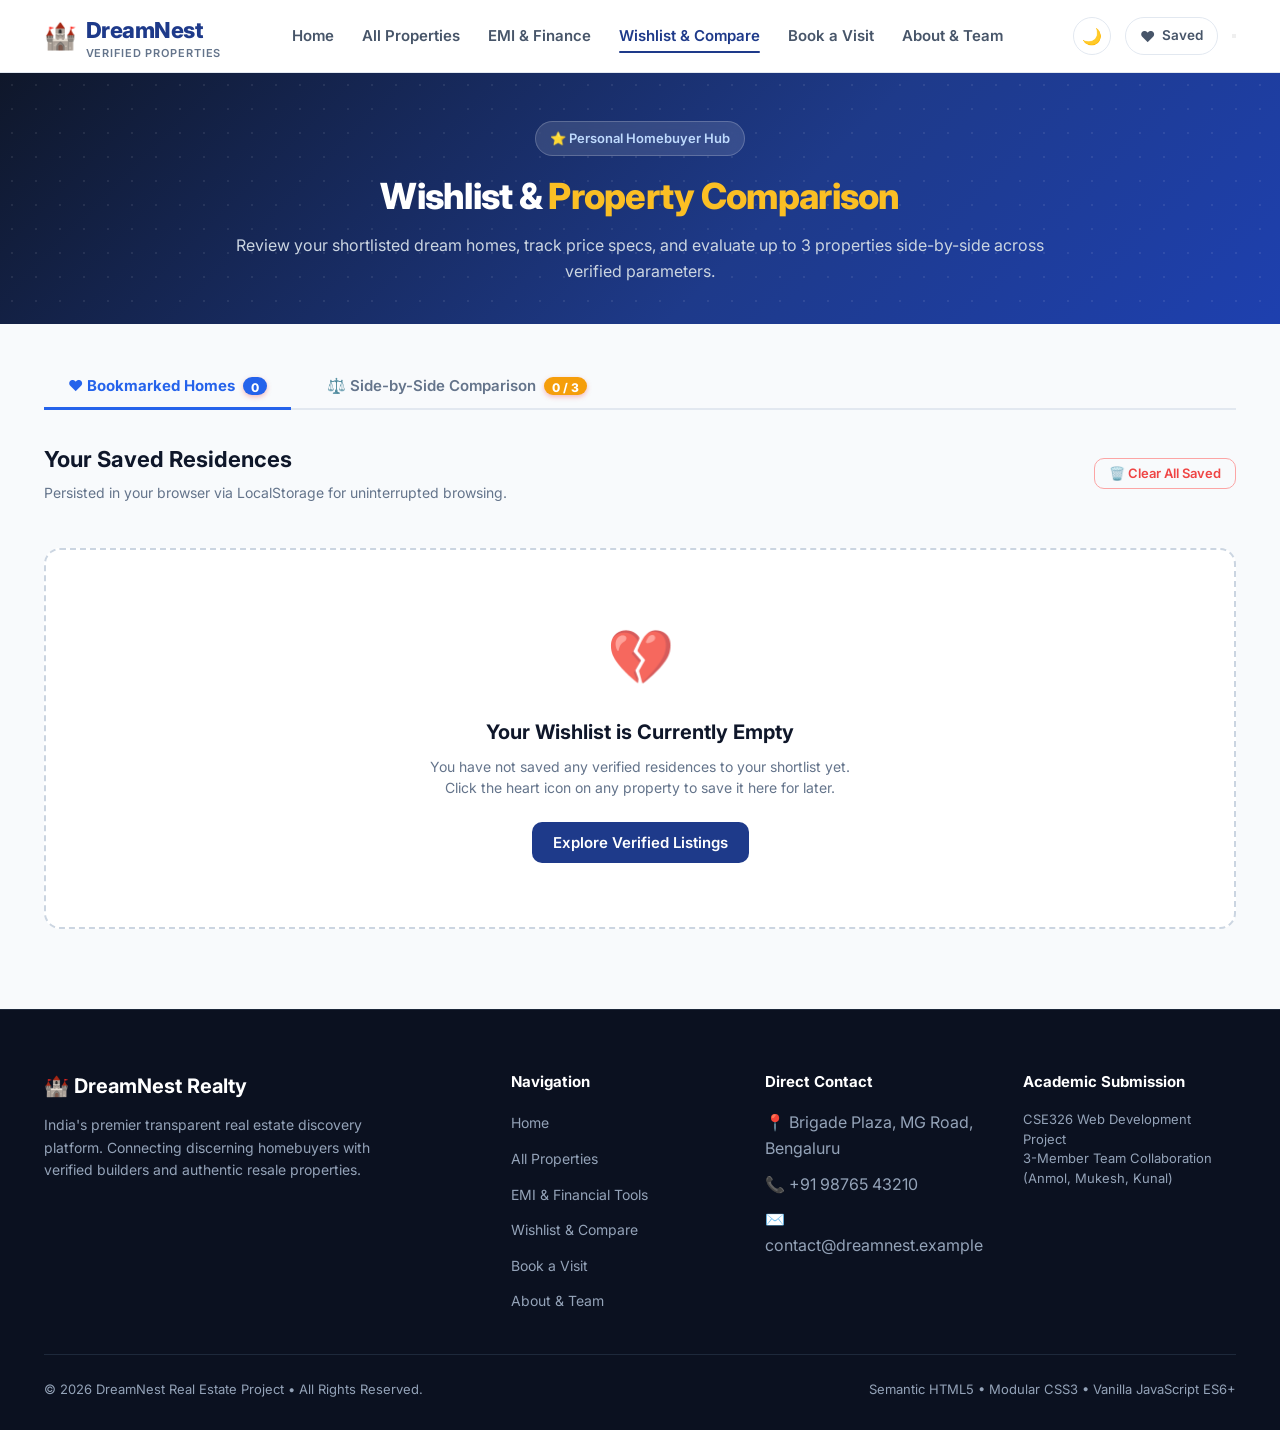
<file: saved.html>
<!DOCTYPE html>
<html lang="en">
<head>
    <meta charset="UTF-8">
    <meta name="viewport" content="width=device-width, initial-scale=1.0">
    <title>Saved Wishlist & Comparison Matrix - DreamNest</title>

    <script>
        (function(){var t=localStorage.getItem("dreamnest_user_theme_pref");if(t==='"dark"'||t==='dark')document.documentElement.setAttribute("data-theme","dark");})();
    </script>

    <!-- Google Fonts -->
    <link rel="preconnect" href="https://fonts.googleapis.com">
    <link rel="preconnect" href="https://fonts.gstatic.com" crossorigin>
    <link href="https://fonts.googleapis.com/css2?family=Inter:wght@400;500;600;700;800&display=swap" rel="stylesheet">

    <!-- Stylesheets: Mukesh's Design System & Kunal's Components -->
    <link rel="stylesheet" href="css/main.css">
    <link rel="stylesheet" href="css/responsive.css">
    <link rel="stylesheet" href="css/components.css">
</head>
<body>

    <!-- ======================================================================
         UNIVERSAL NAVIGATION BAR (6-Page Shared Navigation by Mukesh)
         ====================================================================== -->
    <header class="site-header">
        <div class="site-container">
            <nav class="navbar" aria-label="Main Navigation">
                <a href="index.html" class="brand-logo" aria-label="DreamNest Home">
                    <span class="brand-logo__icon">🏰</span>
                    <div>
                        <span>DreamNest</span>
                        <span class="brand-logo__sub">Verified Properties</span>
                    </div>
                </a>

                <ul class="nav-links">
                    <li><a href="index.html" class="nav-link">Home</a></li>
                    <li><a href="properties.html" class="nav-link">All Properties</a></li>
                    <li><a href="calculator.html" class="nav-link">EMI & Finance</a></li>
                    <li><a href="saved.html" class="nav-link is-active">Wishlist & Compare</a></li>
                    <li><a href="contact.html" class="nav-link">Book a Visit</a></li>
                    <li><a href="about.html" class="nav-link">About & Team</a></li>
                </ul>

                <div class="nav-actions">
                    <button type="button" class="theme-toggle-btn" id="themeToggleBtn" aria-label="Toggle dark/light theme" title="Toggle dark/light theme">
                        <span class="theme-toggle-icon" id="themeToggleIcon">🌙</span>
                    </button>
                    <a href="saved.html" class="header-badge-btn" title="View your saved wishlist" aria-label="View Saved Wishlist">
                        <span class="header-badge-icon">❤️</span>
                        <span class="header-badge-text">Saved</span>
                        <span class="counter-badge" id="favoritesCountBadge" style="display: none;">0</span>
                    </a>
                    <button type="button" class="mobile-menu-toggle" id="mobileMenuToggleBtn" aria-label="Toggle navigation menu">
                        <span></span>
                        <span></span>
                        <span></span>
                    </button>
                </div>
            </nav>
        </div>
    </header>

    <main>
        <!-- Page Header -->
        <section class="hero-section" style="padding: 48px 0 40px 0;">
            <div class="site-container">
                <div class="hero-content">
                    <div class="hero-pill-badge">
                        <span>⭐ Personal Homebuyer Hub</span>
                    </div>
                    <h1 class="hero-title" style="font-size: 36px;">
                        Wishlist & <span>Property Comparison</span>
                    </h1>
                    <p class="hero-subtitle" style="font-size: 16px; margin-bottom: 0;">
                        Review your shortlisted dream homes, track price specs, and evaluate up to 3 properties side-by-side across verified parameters.
                    </p>
                </div>
            </div>
        </section>

        <!-- Main Dashboard Section -->
        <section class="site-container" style="margin: 40px auto 60px auto;">
            
            <!-- Tab Navigation Bar -->
            <div class="saved-tabs-bar">
                <button type="button" class="saved-tab-btn is-active" data-saved-tab="panelFavorites" id="tabFavBtn">
                    <span>❤️ Bookmarked Homes</span>
                    <span class="counter-badge" id="tabFavCount" style="background-color: #2563eb; color: #ffffff; padding: 2px 8px; border-radius: 12px; font-size: 12px;">0</span>
                </button>
                <button type="button" class="saved-tab-btn" data-saved-tab="panelCompare" id="tabCompareBtn">
                    <span>⚖️ Side-by-Side Comparison</span>
                    <span class="counter-badge" id="tabCompareCount" style="background-color: #f59e0b; color: #ffffff; padding: 2px 8px; border-radius: 12px; font-size: 12px;">0 / 3</span>
                </button>
            </div>

            <!-- ==============================================================
                 TAB PANEL 1: SAVED WISHLIST
                 ============================================================== -->
            <div class="saved-tab-panel is-active" id="panelFavorites">
                <div style="display: flex; justify-content: space-between; align-items: center; margin-bottom: 24px; flex-wrap: wrap; gap: 12px;">
                    <div>
                        <h2 style="font-size: 22px; font-weight: 700; color: #0f172a; margin: 0 0 4px 0;">Your Saved Residences</h2>
                        <p style="font-size: 14px; color: #64748b; margin: 0;">Persisted in your browser via LocalStorage for uninterrupted browsing.</p>
                    </div>
                    <button type="button" class="btn btn--outline btn--sm" id="clearAllFavoritesBtn" style="color: #ef4444; border-color: #fca5a5;">
                        🗑️ Clear All Saved
                    </button>
                </div>

                <!-- Saved Properties Grid -->
                <div class="properties-grid" id="savedFavoritesGrid">
                    <!-- Populated dynamically -->
                </div>
            </div>

            <!-- ==============================================================
                 TAB PANEL 2: COMPARISON MATRIX (UP TO 3 PROPERTIES)
                 ============================================================== -->
            <div class="saved-tab-panel" id="panelCompare">
                <div style="display: flex; justify-content: space-between; align-items: center; margin-bottom: 24px; flex-wrap: wrap; gap: 12px;">
                    <div>
                        <h2 style="font-size: 22px; font-weight: 700; color: #0f172a; margin: 0 0 4px 0;">Side-by-Side Comparison Matrix</h2>
                        <p style="font-size: 14px; color: #64748b; margin: 0;">Direct architectural parameter, price per sq.ft, and amenities comparison.</p>
                    </div>
                    <div style="display: flex; gap: 10px;">
                        <a href="properties.html" class="btn btn--outline btn--sm">
                            + Add More from Catalog
                        </a>
                        <button type="button" class="btn btn--outline btn--sm" id="clearCompareBtn" style="color: #ef4444; border-color: #fca5a5;">
                            Clear Comparison
                        </button>
                    </div>
                </div>

                <!-- Matrix Table Container -->
                <div id="compareMatrixContainer">
                    <!-- Populated dynamically -->
                </div>
            </div>

        </section>
    </main>

    <!-- Floating Toast Container -->
    <div id="toastContainer" class="toast-container"></div>

    <!-- Scroll-To-Top Button -->
    <button type="button" class="scroll-to-top-btn" id="scrollToTopBtn" aria-label="Scroll to top" title="Scroll to top">↑</button>

    <!-- Universal Site Footer -->
    <footer class="site-footer">
        <div class="site-container">
            <div class="footer-grid">
                <div class="footer-brand">
                    <h3>🏰 DreamNest Realty</h3>
                    <p>India's premier transparent real estate discovery platform. Connecting discerning homebuyers with verified builders and authentic resale properties.</p>
                </div>
                <div class="footer-column">
                    <h4>Navigation</h4>
                    <ul class="footer-links">
                        <li><a href="index.html">Home</a></li>
                        <li><a href="properties.html">All Properties</a></li>
                        <li><a href="calculator.html">EMI & Financial Tools</a></li>
                        <li><a href="saved.html">Wishlist & Compare</a></li>
                        <li><a href="contact.html">Book a Visit</a></li>
                        <li><a href="about.html">About & Team</a></li>
                    </ul>
                </div>
                <div class="footer-column">
                    <h4>Direct Contact</h4>
                    <ul class="footer-links">
                        <li>📍 Brigade Plaza, MG Road, Bengaluru</li>
                        <li>📞 +91 98765 43210</li>
                        <li>✉️ contact@dreamnest.example</li>
                    </ul>
                </div>
                <div class="footer-column">
                    <h4>Academic Submission</h4>
                    <p style="font-size: 13px; color: #94a3b8; line-height: 1.5;">
                        CSE326 Web Development Project<br>
                        3-Member Team Collaboration (Anmol, Mukesh, Kunal)
                    </p>
                </div>
            </div>

            <div class="footer-bottom">
                <p>&copy; 2026 DreamNest Real Estate Project • All Rights Reserved.</p>
                <p>Semantic HTML5 &bull; Modular CSS3 &bull; Vanilla JavaScript ES6+</p>
            </div>
        </div>
    </footer>

    <!-- Scripts: Anmol's Data & State, Kunal's Components -->
    <script src="js/properties-data.js"></script>
    <script src="js/storage-state.js"></script>
    <script src="js/modal-contact.js"></script>

    <script>
        document.addEventListener('DOMContentLoaded', function () {
            // Mobile nav toggle is centralized in js/modal-contact.js

            // Sync Header Badge
            function updateHeaderBadge() {
                if (window.StorageState) {
                    var count = window.StorageState.getFavorites().length;
                    var badge = document.getElementById('favoritesCountBadge');
                    if (badge) {
                        badge.textContent = count;
                        badge.style.display = count > 0 ? 'inline-block' : 'none';
                    }
                    var tabBadge = document.getElementById('tabFavCount');
                    if (tabBadge) tabBadge.textContent = count;
                }
            }

            // Tab Switching Logic
            var tabBtns = document.querySelectorAll('.saved-tab-btn');
            var tabPanels = document.querySelectorAll('.saved-tab-panel');
            tabBtns.forEach(function (btn) {
                btn.addEventListener('click', function () {
                    tabBtns.forEach(function (b) { b.classList.remove('is-active'); });
                    tabPanels.forEach(function (p) { p.classList.remove('is-active'); });

                    btn.classList.add('is-active');
                    var targetId = btn.getAttribute('data-saved-tab');
                    var panel = document.getElementById(targetId);
                    if (panel) panel.classList.add('is-active');
                });
            });

            // ==============================================================
            // 1. RENDER WISHLIST FAVORITES
            // ==============================================================
            function renderFavorites() {
                var container = document.getElementById('savedFavoritesGrid');
                if (!container || !window.StorageState || !window.RealEstateData) return;

                var favIds = window.StorageState.getFavorites();
                updateHeaderBadge();

                if (favIds.length === 0) {
                    container.innerHTML = 
                        '<div class="empty-state-box" style="grid-column: 1 / -1;">' +
                            '<div class="empty-state-box__icon">💔</div>' +
                            '<h3>Your Wishlist is Currently Empty</h3>' +
                            '<p>You have not saved any verified residences to your shortlist yet. Click the heart icon on any property to save it here for later.</p>' +
                            '<a href="properties.html" class="btn btn--primary btn--md">Explore Verified Listings</a>' +
                        '</div>';
                    return;
                }

                var allProps = window.RealEstateData.getAllProperties();
                var savedProps = favIds.map(function (id) {
                    return allProps.find(function (p) { return p.id === id; });
                }).filter(Boolean);

                container.innerHTML = savedProps.map(function (prop) {
                    return '<article class="property-card" data-id="' + prop.id + '">' +
                        '<div class="property-card__media">' +
                            '<img src="' + prop.mainImage + '" alt="' + prop.title + '" class="property-card__img" />' +
                            '<div class="property-card__badges">' +
                                '<span class="badge badge--sale">For ' + prop.purpose + '</span>' +
                            '</div>' +
                            '<button type="button" class="property-card__fav-btn is-active" data-remove-fav="' + prop.id + '" title="Remove from wishlist">' +
                                '<svg viewBox="0 0 24 24" class="heart-icon"><path d="M12 21.35l-1.45-1.32C5.4 15.36 2 12.28 2 8.5 2 5.42 4.42 3 7.5 3c1.74 0 3.41.81 4.5 2.09C13.09 3.81 14.76 3 16.5 3 19.58 3 22 5.42 22 8.5c0 3.78-3.4 6.86-8.55 11.54L12 21.35z"/></svg>' +
                            '</button>' +
                            '<div class="property-card__price-banner">' + prop.formattedPrice + '</div>' +
                        '</div>' +
                        '<div class="property-card__content">' +
                            '<div class="property-card__header-meta">' +
                                '<span class="property-card__tag">' + prop.type + '</span>' +
                                '<span class="property-card__city">📍 ' + prop.neighborhood + ', ' + prop.city + '</span>' +
                            '</div>' +
                            '<h3 class="property-card__title">' + prop.title + '</h3>' +
                            '<div class="property-card__specs-row">' +
                                '<span class="spec-pill"><strong>' + prop.bedrooms + '</strong> BHK</span>' +
                                '<span class="spec-pill"><strong>' + prop.bathrooms + '</strong> Baths</span>' +
                                '<span class="spec-pill"><strong>' + prop.areaSqFt + '</strong> sq.ft</span>' +
                            '</div>' +
                            '<div class="property-card__actions" style="margin-top: 16px;">' +
                                '<a href="property-detail.html?id=' + prop.id + '" class="btn btn--primary btn--sm" style="flex: 1;">View Full Specs</a>' +
                                '<a href="calculator.html?price=' + prop.price + '&title=' + encodeURIComponent(prop.title) + '" class="btn btn--outline btn--sm">EMI</a>' +
                                '<button type="button" class="btn btn--outline btn--sm" data-add-to-comp="' + prop.id + '" title="Add to comparison">+ Compare</button>' +
                            '</div>' +
                        '</div>' +
                    '</article>';
                }).join('');

                // Attach remove handlers
                document.querySelectorAll('[data-remove-fav]').forEach(function (btn) {
                    btn.addEventListener('click', function () {
                        var id = parseInt(btn.getAttribute('data-remove-fav'), 10);
                        window.StorageState.toggleFavorite(id);
                        if (window.UIUtils) window.UIUtils.showToast('Removed property from Wishlist', 'info');
                        renderFavorites();
                    });
                });

                // Attach add to compare handlers
                document.querySelectorAll('[data-add-to-comp]').forEach(function (btn) {
                    btn.addEventListener('click', function () {
                        var id = parseInt(btn.getAttribute('data-add-to-comp'), 10);
                        var res = window.StorageState.addToCompare(id);
                        if (res.success) {
                            if (window.UIUtils) window.UIUtils.showToast('Added to comparison matrix!', 'success');
                            renderCompareMatrix();
                        } else {
                            if (window.UIUtils) window.UIUtils.showToast(res.reason, 'warning');
                        }
                    });
                });
            }

            // Clear All Favorites Button
            var clearFavBtn = document.getElementById('clearAllFavoritesBtn');
            if (clearFavBtn) {
                clearFavBtn.addEventListener('click', function () {
                    if (window.StorageState.getFavorites().length === 0) return;
                    if (confirm('Are you sure you want to clear your entire wishlist?')) {
                        window.StorageState.clearFavorites();
                        if (window.UIUtils) window.UIUtils.showToast('Wishlist cleared.', 'info');
                        renderFavorites();
                    }
                });
            }

            // ==============================================================
            // 2. RENDER COMPARISON MATRIX
            // ==============================================================
            function renderCompareMatrix() {
                var container = document.getElementById('compareMatrixContainer');
                var countBadge = document.getElementById('tabCompareCount');
                if (!container || !window.StorageState || !window.RealEstateData) return;

                var compareIds = window.StorageState.getCompareList();
                if (countBadge) countBadge.textContent = compareIds.length + ' / 3';

                if (compareIds.length === 0) {
                    container.innerHTML = 
                        '<div class="empty-state-box">' +
                            '<div class="empty-state-box__icon">⚖️</div>' +
                            '<h3>No Properties in Comparison Queue</h3>' +
                            '<p>Compare up to 3 verified residential properties side-by-side to review differences in room configuration, carpet area, facing, and luxury amenities.</p>' +
                            '<a href="properties.html" class="btn btn--primary btn--md">Select Properties from Catalog</a>' +
                        '</div>';
                    return;
                }

                var allProps = window.RealEstateData.getAllProperties();
                var props = compareIds.map(function (id) {
                    return allProps.find(function (p) { return p.id === id; });
                }).filter(Boolean);

                // Build Table HTML
                var commonAmenities = [
                    'Unobstructed View',
                    'Swimming Pool',
                    'Italian Marble Floors',
                    'EV Car Charging Station',
                    '24/7 Multi-Tier Security',
                    'High-Speed Smart Elevators',
                    'Clubhouse Access'
                ];

                var html = '<div class="compare-matrix-wrapper"><table class="compare-table">';
                
                // Head row with property preview
                html += '<thead><tr><th class="compare-attr-col">Property Overview</th>';
                props.forEach(function (p) {
                    html += '<td class="compare-prop-col">' +
                        '<div style="position: relative; margin-bottom: 8px;">' +
                            '<img src="' + p.mainImage + '" alt="' + p.title + '" style="width: 100%; height: 140px; object-fit: cover; border-radius: 8px;" />' +
                            '<button type="button" class="btn btn--outline btn--sm" data-remove-compare="' + p.id + '" style="position: absolute; top: 6px; right: 6px; background: rgba(255,255,255,0.9); padding: 4px 8px; font-size: 11px; color: #ef4444;" title="Remove from compare">✕</button>' +
                        '</div>' +
                        '<h4 style="font-size: 15px; font-weight: 700; color: #0f172a; margin-bottom: 4px;">' + p.title + '</h4>' +
                        '<div style="font-size: 18px; font-weight: 800; color: #1e3a8a;">' + p.formattedPrice + '</div>' +
                        '<div style="font-size: 12px; color: #64748b;">Rate: ₹' + Math.round(p.price / p.areaSqFt).toLocaleString('en-IN') + '/sq.ft</div>' +
                    '</td>';
                });
                html += '</tr></thead><tbody>';

                // Row: City & Locality
                html += '<tr><th class="compare-attr-col">📍 City & Neighborhood</th>';
                props.forEach(function (p) { html += '<td class="compare-prop-col">' + p.neighborhood + ', ' + p.city + '</td>'; });
                html += '</tr>';

                // Row: Configuration
                html += '<tr><th class="compare-attr-col">🛏️ Bedrooms (BHK)</th>';
                props.forEach(function (p) { html += '<td class="compare-prop-col"><strong>' + p.bedrooms + ' BHK</strong> (' + p.bathrooms + ' Bathrooms)</td>'; });
                html += '</tr>';

                // Row: Carpet Area
                html += '<tr><th class="compare-attr-col">📐 Carpet Area</th>';
                props.forEach(function (p) { html += '<td class="compare-prop-col"><strong>' + p.areaSqFt + ' sq.ft</strong></td>'; });
                html += '</tr>';

                // Row: Property Type
                html += '<tr><th class="compare-attr-col">🏢 Property Classification</th>';
                props.forEach(function (p) { html += '<td class="compare-prop-col">' + p.type + ' (' + p.purpose + ')</td>'; });
                html += '</tr>';

                // Row: Furnishing
                html += '<tr><th class="compare-attr-col">🛋️ Furnishing Status</th>';
                props.forEach(function (p) { html += '<td class="compare-prop-col">' + p.furnishing + '</td>'; });
                html += '</tr>';

                // Row: Facing
                html += '<tr><th class="compare-attr-col">🧭 Directional Facing</th>';
                props.forEach(function (p) { html += '<td class="compare-prop-col">' + p.facing + '</td>'; });
                html += '</tr>';

                // Row: Floor Level
                html += '<tr><th class="compare-attr-col">🏢 Floor Position</th>';
                props.forEach(function (p) { html += '<td class="compare-prop-col">Floor ' + p.floorNumber + ' of ' + p.totalFloors + '</td>'; });
                html += '</tr>';

                // Row: Parking
                html += '<tr><th class="compare-attr-col">🚗 Reserved Parking</th>';
                props.forEach(function (p) { html += '<td class="compare-prop-col">' + p.parkingSpots + ' Covered Slots</td>'; });
                html += '</tr>';

                // Row: RERA Registration
                html += '<tr><th class="compare-attr-col">📜 RERA Registration</th>';
                props.forEach(function (p) { html += '<td class="compare-prop-col"><span style="font-family: monospace; font-size: 12px; background: #f1f5f9; padding: 2px 6px; border-radius: 4px;">' + p.reraId + '</span></td>'; });
                html += '</tr>';

                // Amenities rows
                commonAmenities.forEach(function (amenity) {
                    html += '<tr><th class="compare-attr-col">✓ ' + amenity + '</th>';
                    props.forEach(function (p) {
                        var hasAmenity = p.amenities.some(function (a) { return a.toLowerCase().indexOf(amenity.toLowerCase().split(' ')[0]) !== -1; });
                        html += '<td class="compare-prop-col">' +
                            (hasAmenity ? '<span class="amenity-check">✓ Yes</span>' : '<span class="amenity-cross">— No</span>') +
                        '</td>';
                    });
                    html += '</tr>';
                });

                // Action Row
                html += '<tr><th class="compare-attr-col">Next Steps</th>';
                props.forEach(function (p) {
                    html += '<td class="compare-prop-col">' +
                        '<div style="display: flex; flex-direction: column; gap: 8px;">' +
                            '<a href="property-detail.html?id=' + p.id + '" class="btn btn--primary btn--sm">View Full Specs</a>' +
                            '<a href="calculator.html?price=' + p.price + '&title=' + encodeURIComponent(p.title) + '" class="btn btn--outline btn--sm">Calculate EMI</a>' +
                        '</div>' +
                    '</td>';
                });
                html += '</tr>';

                html += '</tbody></table></div>';
                container.innerHTML = html;

                // Attach remove compare button handlers
                document.querySelectorAll('[data-remove-compare]').forEach(function (btn) {
                    btn.addEventListener('click', function () {
                        var id = parseInt(btn.getAttribute('data-remove-compare'), 10);
                        window.StorageState.removeFromCompare(id);
                        if (window.UIUtils) window.UIUtils.showToast('Removed from compare queue', 'info');
                        renderCompareMatrix();
                    });
                });
            }

            // Clear Compare Queue Button
            var clearCompBtn = document.getElementById('clearCompareBtn');
            if (clearCompBtn) {
                clearCompBtn.addEventListener('click', function () {
                    if (window.StorageState.getCompareList().length === 0) return;
                    window.StorageState.clearCompare();
                    if (window.UIUtils) window.UIUtils.showToast('Comparison queue cleared.', 'info');
                    renderCompareMatrix();
                });
            }

            // Initial Renders
            renderFavorites();
            renderCompareMatrix();
        });
    </script>
</body>
</html>
</file>
<file: css/main.css>
/* ==========================================================================
   File: main.css
   Author: Mukesh (Dev 2 - UI/UX Architecture & Layout)
   GitHub: @mukeshkashyap-cse
   Description: Design system, CSS custom variables, typography, navigation,
                hero section, filter controls, property card grid, and layout.
   ========================================================================== */

/* --------------------------------------------------------------------------
   1. CSS VARIABLES (DESIGN TOKENS)
   -------------------------------------------------------------------------- */
:root {
    --primary-color: #1e3a8a;
    --primary-hover: #1d4ed8;
    --primary-light: #eff6ff;
    --primary-border: #bfdbfe;
    --accent-color: #f59e0b;
    --accent-hover: #d97706;
    --accent-light: #fef3c7;
    --success-color: #10b981;
    --danger-color: #ef4444;

    --text-primary: #0f172a;
    --text-secondary: #475569;
    --text-muted: #64748b;
    --text-inverted: #ffffff;

    --bg-page: #f8fafc;
    --bg-surface: #ffffff;
    --bg-surface-alt: #f1f5f9;

    --border-color: #e2e8f0;
    --border-color-focus: #2563eb;

    --shadow-xs: 0 1px 2px 0 rgba(0, 0, 0, 0.05);
    --shadow-sm: 0 2px 4px 0 rgba(0, 0, 0, 0.06);
    --shadow-md: 0 4px 8px -1px rgba(0, 0, 0, 0.1), 0 2px 4px -2px rgba(0, 0, 0, 0.06);
    --shadow-lg: 0 10px 15px -3px rgba(0, 0, 0, 0.1), 0 4px 6px -4px rgba(0, 0, 0, 0.1);
    --shadow-xl: 0 20px 25px -5px rgba(0, 0, 0, 0.1), 0 8px 10px -6px rgba(0, 0, 0, 0.1);

    --radius-sm: 6px;
    --radius-md: 10px;
    --radius-lg: 16px;
    --radius-full: 9999px;

    --transition-fast: 0.15s ease;
    --transition-base: 0.25s ease;
    --transition-smooth: 0.3s cubic-bezier(0.16, 1, 0.3, 1);

    --font-sans: 'Inter', -apple-system, BlinkMacSystemFont, 'Segoe UI', Roboto, Helvetica, Arial, sans-serif;
    --max-width-site: 1240px;
}

/* --------------------------------------------------------------------------
   2. GLOBAL RESETS & BASE TYPOGRAPHY
   -------------------------------------------------------------------------- */
*, *::before, *::after {
    box-sizing: border-box;
    margin: 0;
    padding: 0;
}

html {
    scroll-behavior: smooth;
    font-size: 16px;
    overflow-x: hidden;
    width: 100%;
    max-width: 100vw;
}

body {
    font-family: var(--font-sans);
    background-color: var(--bg-page);
    color: var(--text-primary);
    line-height: 1.6;
    -webkit-font-smoothing: antialiased;
    -moz-osx-font-smoothing: grayscale;
    min-height: 100vh;
    display: flex;
    flex-direction: column;
    overflow-x: hidden;
    width: 100%;
    max-width: 100vw;
    position: relative;
}

img {
    max-width: 100%;
    height: auto;
    display: block;
}

a {
    color: var(--primary-color);
    text-decoration: none;
    transition: color var(--transition-fast);
}

a:hover {
    color: var(--primary-hover);
}

button, input, select, textarea {
    font-family: inherit;
    font-size: inherit;
}

.site-container {
    max-width: var(--max-width-site);
    margin: 0 auto;
    padding: 0 24px;
    width: 100%;
}

/* --------------------------------------------------------------------------
   3. STICKY GLASSMORPHIC NAVBAR
   -------------------------------------------------------------------------- */
.site-header {
    position: sticky;
    top: 0;
    z-index: 1000;
    background-color: rgba(255, 255, 255, 0.92);
    backdrop-filter: blur(12px);
    -webkit-backdrop-filter: blur(12px);
    border-bottom: 1px solid var(--border-color);
    transition: all var(--transition-base);
}

.navbar {
    display: flex;
    align-items: center;
    justify-content: space-between;
    height: 72px;
}

.brand-logo {
    display: flex;
    align-items: center;
    gap: 10px;
    font-size: 22px;
    font-weight: 800;
    color: var(--primary-color);
    text-decoration: none;
    letter-spacing: -0.02em;
}

.brand-logo__icon {
    font-size: 26px;
}

.brand-logo__sub {
    font-size: 11px;
    font-weight: 600;
    color: var(--text-muted);
    text-transform: uppercase;
    letter-spacing: 0.08em;
    display: block;
    line-height: 1;
}

.nav-links {
    display: flex;
    align-items: center;
    list-style: none;
    gap: 28px;
}

.nav-link {
    font-size: 15px;
    font-weight: 600;
    color: var(--text-secondary);
    padding: 8px 0;
    position: relative;
    transition: color var(--transition-fast);
}

.nav-link:hover,
.nav-link.is-active {
    color: var(--primary-color);
}

.nav-link.is-active::after {
    content: '';
    position: absolute;
    bottom: 0;
    left: 0;
    width: 100%;
    height: 2px;
    background-color: var(--primary-color);
    border-radius: 2px;
}

.nav-actions {
    display: flex;
    align-items: center;
    gap: 14px;
}

.header-badge-btn {
    position: relative;
    background: transparent;
    border: 1px solid var(--border-color);
    border-radius: var(--radius-full);
    height: 38px;
    padding: 0 14px;
    font-size: 13.5px;
    font-weight: 600;
    color: var(--text-secondary);
    cursor: pointer;
    display: inline-flex;
    align-items: center;
    gap: 7px;
    transition: all var(--transition-fast);
    text-decoration: none;
    box-sizing: border-box;
}

.header-badge-btn:hover {
    background-color: var(--bg-surface-alt);
    border-color: #f87171;
    color: var(--text-primary);
    transform: translateY(-1px);
    box-shadow: 0 4px 12px rgba(239, 68, 68, 0.15);
}

.header-badge-icon {
    font-size: 15px;
    line-height: 1;
    display: inline-block;
    transition: transform var(--transition-fast);
}

.header-badge-btn:hover .header-badge-icon {
    transform: scale(1.22);
}

.header-badge-text {
    line-height: 1;
}

.counter-badge {
    background-color: #ef4444;
    color: #ffffff;
    font-size: 10.5px;
    font-weight: 800;
    min-width: 18px;
    height: 18px;
    padding: 0 5px;
    border-radius: var(--radius-full);
    line-height: 18px;
    text-align: center;
    box-shadow: 0 2px 5px rgba(239, 68, 68, 0.35);
    transition: transform var(--transition-fast);
}

.theme-toggle-btn {
    position: relative;
    background: transparent;
    border: 1px solid var(--border-color);
    border-radius: var(--radius-full);
    width: 38px;
    height: 38px;
    font-size: 16px;
    cursor: pointer;
    display: flex;
    align-items: center;
    justify-content: center;
    transition: all var(--transition-fast);
    color: var(--text-primary);
}

.theme-toggle-btn:hover {
    background-color: var(--bg-surface-alt);
    border-color: #cbd5e1;
    transform: rotate(15deg);
}

/* --------------------------------------------------------------------------
   4. HERO BANNER & INTRO SEARCH
   -------------------------------------------------------------------------- */
.hero-section {
    position: relative;
    background: linear-gradient(135deg, #0f172a 0%, #1e3a8a 60%, #1e40af 100%);
    color: #ffffff;
    padding: 70px 0 60px 0;
    overflow: hidden;
}

.hero-section::before {
    content: '';
    position: absolute;
    top: 0;
    left: 0;
    right: 0;
    bottom: 0;
    background-image: radial-gradient(rgba(255, 255, 255, 0.08) 1px, transparent 1px);
    background-size: 24px 24px;
    pointer-events: none;
}

.hero-content {
    position: relative;
    z-index: 2;
    max-width: 820px;
    text-align: center;
    margin: 0 auto;
}

.hero-pill-badge {
    display: inline-flex;
    align-items: center;
    gap: 8px;
    background-color: rgba(255, 255, 255, 0.12);
    border: 1px solid rgba(255, 255, 255, 0.2);
    backdrop-filter: blur(8px);
    padding: 6px 14px;
    border-radius: var(--radius-full);
    font-size: 13px;
    font-weight: 600;
    color: #bfdbfe;
    margin-bottom: 20px;
}

.hero-title {
    font-size: 44px;
    font-weight: 800;
    line-height: 1.15;
    margin-bottom: 16px;
    letter-spacing: -0.02em;
}

.hero-title span {
    color: #fbbf24;
}

.hero-subtitle {
    font-size: 17px;
    color: #cbd5e1;
    line-height: 1.6;
    margin-bottom: 32px;
}

.hero-quick-stats {
    display: flex;
    justify-content: center;
    gap: 40px;
    margin-top: 36px;
    padding-top: 24px;
    border-top: 1px solid rgba(255, 255, 255, 0.15);
}

.hero-stat-item {
    text-align: center;
}

.hero-stat-item strong {
    display: block;
    font-size: 24px;
    font-weight: 800;
    color: #ffffff;
}

.hero-stat-item span {
    font-size: 12px;
    color: #94a3b8;
    text-transform: uppercase;
    letter-spacing: 0.05em;
}

/* --------------------------------------------------------------------------
   5. FILTER PANEL & SEARCH CONTROLS
   -------------------------------------------------------------------------- */
.filter-panel-section {
    margin-top: -30px;
    position: relative;
    z-index: 10;
    margin-bottom: 40px;
}

.filter-card {
    background-color: var(--bg-surface);
    border: 1px solid var(--border-color);
    border-radius: var(--radius-lg);
    box-shadow: var(--shadow-xl);
    padding: 28px;
}

.filter-grid-row-1 {
    display: grid;
    grid-template-columns: 2fr 1fr 1fr 1.2fr;
    gap: 16px;
    align-items: end;
    margin-bottom: 20px;
}

.filter-control-group {
    display: flex;
    flex-direction: column;
    gap: 6px;
}

.filter-control-label {
    font-size: 13px;
    font-weight: 600;
    color: var(--text-secondary);
}

.filter-input-wrap {
    position: relative;
    display: flex;
    align-items: center;
}

.filter-input-icon {
    position: absolute;
    left: 14px;
    color: var(--text-muted);
    font-size: 15px;
    pointer-events: none;
}

.filter-input,
.filter-select {
    width: 100%;
    padding: 10px 14px;
    border: 1.5px solid var(--border-color);
    border-radius: var(--radius-md);
    background-color: #ffffff;
    color: var(--text-primary);
    font-size: 14px;
    outline: none;
    transition: all var(--transition-fast);
}

.filter-input--with-icon {
    padding-left: 38px;
}

.filter-input:focus,
.filter-select:focus {
    border-color: var(--border-color-focus);
    box-shadow: 0 0 0 3px rgba(37, 99, 235, 0.12);
}

/* Purpose segmented toggle */
.purpose-toggle-group {
    display: flex;
    background-color: var(--bg-surface-alt);
    border-radius: var(--radius-md);
    padding: 4px;
    border: 1px solid var(--border-color);
}

.purpose-toggle-label {
    flex: 1;
    text-align: center;
    padding: 6px 12px;
    font-size: 13px;
    font-weight: 600;
    color: var(--text-secondary);
    border-radius: var(--radius-sm);
    cursor: pointer;
    transition: all var(--transition-fast);
}

.purpose-toggle-label input {
    display: none;
}

.purpose-toggle-label:has(input:checked) {
    background-color: #ffffff;
    color: var(--primary-color);
    box-shadow: var(--shadow-xs);
}

/* Filter Row 2: Price Slider, BHK Pills & Secondary Dropdowns */
.filter-grid-row-2 {
    display: grid;
    grid-template-columns: 1.6fr 1.4fr 1fr 1fr;
    gap: 20px;
    align-items: center;
    padding-top: 18px;
    border-top: 1px solid var(--border-color);
}

.price-slider-wrap {
    display: flex;
    flex-direction: column;
    gap: 6px;
}

.price-slider-header {
    display: flex;
    justify-content: space-between;
    font-size: 13px;
    font-weight: 600;
}

.price-slider-header span:last-child {
    color: var(--primary-color);
    font-weight: 700;
}

.styled-range-slider {
    width: 100%;
    height: 6px;
    border-radius: 4px;
    background: #cbd5e1;
    outline: none;
    cursor: pointer;
}

/* BHK Filter Pills */
.bhk-pills-row {
    display: flex;
    gap: 6px;
}

.bhk-pill {
    flex: 1;
    padding: 7px 0;
    text-align: center;
    background-color: var(--bg-surface-alt);
    border: 1px solid var(--border-color);
    border-radius: var(--radius-sm);
    font-size: 12px;
    font-weight: 600;
    color: var(--text-secondary);
    cursor: pointer;
    transition: all var(--transition-fast);
}

.bhk-pill:hover {
    background-color: #e2e8f0;
    color: var(--text-primary);
}

.bhk-pill.is-active {
    background-color: var(--primary-color);
    border-color: var(--primary-color);
    color: #ffffff;
}

/* Filter Actions Row */
.filter-actions-bar {
    display: flex;
    justify-content: space-between;
    align-items: center;
    margin-top: 20px;
    padding-top: 16px;
    border-top: 1px solid var(--border-color);
}

.filter-chips-container {
    display: flex;
    flex-wrap: wrap;
    gap: 8px;
    align-items: center;
}

.filter-chip {
    display: inline-flex;
    align-items: center;
    gap: 6px;
    background-color: var(--primary-light);
    color: var(--primary-color);
    border: 1px solid var(--primary-border);
    border-radius: var(--radius-full);
    padding: 4px 10px;
    font-size: 12px;
    font-weight: 600;
}

.filter-chip__remove {
    background: transparent;
    border: none;
    color: var(--primary-color);
    font-size: 14px;
    cursor: pointer;
    line-height: 1;
}

.filter-buttons-group {
    display: flex;
    gap: 12px;
}

/* --------------------------------------------------------------------------
   6. RESULTS HEADER & SORTING
   -------------------------------------------------------------------------- */
.catalog-header-bar {
    display: flex;
    justify-content: space-between;
    align-items: center;
    margin-bottom: 24px;
    flex-wrap: wrap;
    gap: 16px;
}

.results-badge-text {
    font-size: 15px;
    font-weight: 600;
    color: var(--text-secondary);
}

.results-sort-controls {
    display: flex;
    align-items: center;
    gap: 12px;
}

.sort-select-label {
    font-size: 13px;
    font-weight: 600;
    color: var(--text-muted);
}

/* --------------------------------------------------------------------------
   7. PROPERTY CARDS GRID LAYOUT
   -------------------------------------------------------------------------- */
.properties-grid {
    display: grid;
    grid-template-columns: repeat(auto-fill, minmax(350px, 1fr));
    gap: 28px;
    margin-bottom: 60px;
}

.property-card {
    background-color: var(--bg-surface);
    border: 1px solid var(--border-color);
    border-radius: var(--radius-md);
    overflow: hidden;
    box-shadow: var(--shadow-sm);
    transition: transform var(--transition-smooth), box-shadow var(--transition-smooth);
    display: flex;
    flex-direction: column;
}

.property-card:hover {
    transform: translateY(-6px);
    box-shadow: var(--shadow-xl);
}

.property-card__media {
    position: relative;
    width: 100%;
    height: 230px;
    overflow: hidden;
    background-color: #e2e8f0;
}

.property-card__img {
    width: 100%;
    height: 100%;
    object-fit: cover;
    transition: transform 0.5s ease;
}

.property-card:hover .property-card__img {
    transform: scale(1.05);
}

.property-card__badges {
    position: absolute;
    top: 14px;
    left: 14px;
    display: flex;
    flex-direction: column;
    gap: 6px;
    z-index: 2;
}

.badge {
    display: inline-block;
    padding: 4px 10px;
    border-radius: var(--radius-sm);
    font-size: 11px;
    font-weight: 700;
    text-transform: uppercase;
    letter-spacing: 0.05em;
    line-height: 1.2;
}

.badge--sale {
    background-color: #10b981;
    color: #ffffff;
}

.badge--rent {
    background-color: #2563eb;
    color: #ffffff;
}

.badge--featured {
    background-color: #f59e0b;
    color: #ffffff;
}

.property-card__fav-btn {
    position: absolute;
    top: 14px;
    right: 14px;
    width: 36px;
    height: 36px;
    background-color: rgba(255, 255, 255, 0.9);
    backdrop-filter: blur(4px);
    border: none;
    border-radius: var(--radius-full);
    display: flex;
    align-items: center;
    justify-content: center;
    cursor: pointer;
    box-shadow: var(--shadow-sm);
    transition: transform var(--transition-fast), background-color var(--transition-fast);
    z-index: 2;
}

.property-card__fav-btn:hover {
    transform: scale(1.1);
    background-color: #ffffff;
}

.heart-icon {
    width: 18px;
    height: 18px;
    fill: #94a3b8;
    transition: fill var(--transition-fast);
}

.property-card__fav-btn.is-active .heart-icon {
    fill: #ef4444;
}

.property-card__price-banner {
    position: absolute;
    bottom: 12px;
    left: 12px;
    background: rgba(15, 23, 42, 0.88);
    backdrop-filter: blur(4px);
    color: #ffffff;
    font-size: 18px;
    font-weight: 800;
    padding: 6px 12px;
    border-radius: var(--radius-sm);
}

.property-card__content {
    padding: 20px;
    display: flex;
    flex-direction: column;
    flex-grow: 1;
}

.property-card__header-meta {
    display: flex;
    justify-content: space-between;
    align-items: center;
    margin-bottom: 6px;
}

.property-card__tag {
    font-size: 12px;
    font-weight: 700;
    color: var(--primary-color);
    text-transform: uppercase;
    letter-spacing: 0.05em;
}

.property-card__city {
    font-size: 13px;
    color: var(--text-muted);
}

.property-card__title {
    font-size: 17px;
    font-weight: 700;
    color: var(--text-primary);
    line-height: 1.35;
    margin-bottom: 12px;
    display: -webkit-box;
    -webkit-line-clamp: 2;
    -webkit-box-orient: vertical;
    overflow: hidden;
}

.property-card__specs-row {
    display: flex;
    flex-wrap: wrap;
    gap: 8px;
    margin-bottom: 14px;
}

.spec-pill {
    background-color: var(--bg-surface-alt);
    border: 1px solid var(--border-color);
    border-radius: var(--radius-sm);
    padding: 4px 8px;
    font-size: 12px;
    color: var(--text-secondary);
}

.property-card__short-desc {
    font-size: 13px;
    color: var(--text-muted);
    line-height: 1.5;
    margin-bottom: 18px;
    flex-grow: 1;
}

.property-card__actions {
    display: flex;
    gap: 8px;
    padding-top: 14px;
    border-top: 1px solid var(--border-color);
    align-items: center;
}

/* --------------------------------------------------------------------------
   8. BUTTON COMPONENTS
   -------------------------------------------------------------------------- */
.btn {
    display: inline-flex;
    align-items: center;
    justify-content: center;
    font-weight: 600;
    border-radius: var(--radius-md);
    cursor: pointer;
    transition: all var(--transition-fast);
    border: 1.5px solid transparent;
    text-align: center;
    line-height: 1;
    white-space: nowrap;
}

.btn--primary {
    background-color: var(--primary-color);
    color: #ffffff;
}

.btn--primary:hover {
    background-color: var(--primary-hover);
    color: #ffffff;
}

.btn--outline {
    background-color: transparent;
    border-color: var(--border-color);
    color: var(--text-secondary);
}

.btn--outline:hover {
    background-color: var(--bg-surface-alt);
    color: var(--text-primary);
}

.btn--outline.is-active {
    background-color: var(--primary-light);
    border-color: var(--primary-color);
    color: var(--primary-color);
}

.btn--text {
    background-color: transparent;
    color: var(--text-muted);
    padding: 8px;
}

.btn--text:hover {
    color: var(--primary-color);
}

.btn--sm {
    padding: 8px 14px;
    font-size: 13px;
}

.btn--md {
    padding: 12px 20px;
    font-size: 15px;
}

/* --------------------------------------------------------------------------
   9. EMPTY STATE
   -------------------------------------------------------------------------- */
.empty-state {
    grid-column: 1 / -1;
    text-align: center;
    padding: 60px 20px;
    background-color: var(--bg-surface);
    border: 1px dashed var(--border-color);
    border-radius: var(--radius-lg);
}

.empty-state__icon {
    font-size: 48px;
    margin-bottom: 16px;
}

.empty-state__title {
    font-size: 20px;
    color: var(--text-primary);
    margin-bottom: 8px;
}

.empty-state__desc {
    font-size: 14px;
    color: var(--text-muted);
    max-width: 480px;
    margin: 0 auto 20px auto;
}

/* --------------------------------------------------------------------------
   10. WHY CHOOSE US & TRUST SECTION
   -------------------------------------------------------------------------- */
.features-section {
    padding: 60px 0;
    background-color: var(--bg-surface);
    border-top: 1px solid var(--border-color);
    border-bottom: 1px solid var(--border-color);
    margin-bottom: 60px;
}

.section-header {
    text-align: center;
    max-width: 650px;
    margin: 0 auto 40px auto;
}

.section-tag {
    font-size: 12px;
    font-weight: 700;
    color: var(--primary-color);
    text-transform: uppercase;
    letter-spacing: 0.08em;
    display: block;
    margin-bottom: 8px;
}

.section-title {
    font-size: 30px;
    font-weight: 800;
    color: var(--text-primary);
    margin-bottom: 12px;
    letter-spacing: -0.01em;
}

.section-subtitle {
    font-size: 15px;
    color: var(--text-muted);
}

.features-grid {
    display: grid;
    grid-template-columns: repeat(3, 1fr);
    gap: 28px;
}

.feature-box {
    padding: 28px;
    background-color: var(--bg-page);
    border: 1px solid var(--border-color);
    border-radius: var(--radius-md);
    transition: transform var(--transition-base);
}

.feature-box:hover {
    transform: translateY(-4px);
}

.feature-box__icon {
    font-size: 32px;
    margin-bottom: 16px;
}

.feature-box h3 {
    font-size: 18px;
    font-weight: 700;
    color: var(--text-primary);
    margin-bottom: 8px;
}

.feature-box p {
    font-size: 14px;
    color: var(--text-secondary);
    line-height: 1.6;
}

/* --------------------------------------------------------------------------
   11. TEAM ATTRIBUTION SECTION
   -------------------------------------------------------------------------- */
.team-credits-section {
    padding: 50px 0;
    background-color: #0f172a;
    color: #ffffff;
    border-radius: var(--radius-lg);
    margin: 40px 0 60px 0;
}

.team-grid {
    display: grid;
    grid-template-columns: repeat(3, 1fr);
    gap: 24px;
    margin-top: 32px;
}

.team-member-card {
    background-color: rgba(255, 255, 255, 0.06);
    border: 1px solid rgba(255, 255, 255, 0.12);
    border-radius: var(--radius-md);
    padding: 24px;
    text-align: center;
}

.team-member-avatar {
    width: 64px;
    height: 64px;
    background: linear-gradient(135deg, #2563eb, #3b82f6);
    border-radius: var(--radius-full);
    display: flex;
    align-items: center;
    justify-content: center;
    font-size: 24px;
    font-weight: 800;
    margin: 0 auto 14px auto;
}

.team-member-card h4 {
    font-size: 18px;
    font-weight: 700;
    margin-bottom: 4px;
}

.team-member-role {
    font-size: 12px;
    font-weight: 600;
    color: #93c5fd;
    text-transform: uppercase;
    letter-spacing: 0.05em;
    margin-bottom: 12px;
}

.team-member-desc {
    font-size: 13px;
    color: #94a3b8;
    line-height: 1.5;
}

/* --------------------------------------------------------------------------
   12. FOOTER
   -------------------------------------------------------------------------- */
.site-footer {
    background-color: #0b1120;
    color: #94a3b8;
    padding: 60px 0 30px 0;
    border-top: 1px solid #1e293b;
    margin-top: auto;
}

.footer-grid {
    display: grid;
    grid-template-columns: 2fr 1fr 1fr 1fr;
    gap: 40px;
    margin-bottom: 40px;
}

.footer-brand h3 {
    color: #ffffff;
    font-size: 20px;
    margin-bottom: 12px;
}

.footer-brand p {
    font-size: 14px;
    line-height: 1.6;
    margin-bottom: 16px;
    max-width: 340px;
}

.footer-column h4 {
    color: #ffffff;
    font-size: 15px;
    font-weight: 700;
    margin-bottom: 16px;
}

.footer-links {
    list-style: none;
    display: flex;
    flex-direction: column;
    gap: 10px;
}

.footer-links a {
    color: #94a3b8;
    font-size: 14px;
    transition: color var(--transition-fast);
}

.footer-links a:hover {
    color: #ffffff;
}

.footer-bottom {
    padding-top: 24px;
    border-top: 1px solid #1e293b;
    display: flex;
    justify-content: space-between;
    align-items: center;
    font-size: 13px;
}

/* --------------------------------------------------------------------------
   14. DARK MODE STYLESHEET (Authored by Mukesh)
   -------------------------------------------------------------------------- */
[data-theme="dark"] {
    --primary-color: #3b82f6;
    --primary-hover: #60a5fa;
    --primary-light: #1e293b;
    --primary-border: #1e3a8a;
    --accent-color: #fbbf24;
    --accent-hover: #f59e0b;
    --accent-light: #292524;
    --success-color: #34d399;
    --danger-color: #f87171;

    --text-primary: #f8fafc;
    --text-secondary: #cbd5e1;
    --text-muted: #94a3b8;
    --text-inverted: #0f172a;

    --bg-page: #0b1120;
    --bg-surface: #1e293b;
    --bg-surface-alt: #0f172a;

    --border-color: #334155;
    --border-color-focus: #3b82f6;

    --shadow-xs: 0 1px 2px 0 rgba(0, 0, 0, 0.3);
    --shadow-sm: 0 2px 4px 0 rgba(0, 0, 0, 0.4);
    --shadow-md: 0 4px 8px -1px rgba(0, 0, 0, 0.5);
    --shadow-lg: 0 10px 15px -3px rgba(0, 0, 0, 0.6);
    --shadow-xl: 0 20px 25px -5px rgba(0, 0, 0, 0.7);
}

[data-theme="dark"] body {
    background-color: var(--bg-page);
    color: var(--text-primary);
}

[data-theme="dark"] .site-header {
    background: rgba(15, 23, 42, 0.88);
    border-bottom: 1px solid #1e293b;
}

[data-theme="dark"] .nav-link {
    color: #cbd5e1;
}

[data-theme="dark"] .nav-link:hover,
[data-theme="dark"] .nav-link.is-active {
    color: #60a5fa;
}

[data-theme="dark"] .nav-link.is-active::after {
    background-color: #60a5fa;
}

[data-theme="dark"] .brand-logo {
    color: #f8fafc;
}

[data-theme="dark"] .brand-logo__sub {
    color: #60a5fa;
}

[data-theme="dark"] .theme-toggle-btn {
    border-color: #334155;
    background-color: #1e293b;
    color: #f8fafc;
}

[data-theme="dark"] .header-badge-btn {
    border-color: #334155;
    background-color: rgba(30, 41, 59, 0.6);
    color: #cbd5e1;
}

[data-theme="dark"] .header-badge-btn:hover {
    background-color: #1e293b;
    border-color: #ef4444;
    color: #f8fafc;
}

[data-theme="dark"] .counter-badge {
    border-color: #1e293b;
}

[data-theme="dark"] .property-card {
    background-color: #1e293b;
    border-color: #334155;
    box-shadow: 0 4px 6px -1px rgba(0, 0, 0, 0.3);
}

[data-theme="dark"] .property-card__title {
    color: #f8fafc;
}

[data-theme="dark"] .property-card__short-desc {
    color: #94a3b8;
}

[data-theme="dark"] .spec-pill {
    background-color: #0f172a;
    border-color: #334155;
    color: #cbd5e1;
}

[data-theme="dark"] .spec-pill strong {
    color: #f8fafc;
}

[data-theme="dark"] .filter-card {
    background-color: #1e293b;
    border-color: #334155;
}

[data-theme="dark"] .filter-control-label {
    color: #cbd5e1;
}

[data-theme="dark"] .filter-input,
[data-theme="dark"] .filter-select {
    background-color: #0f172a;
    border-color: #334155;
    color: #f8fafc;
}

[data-theme="dark"] .filter-chip {
    background-color: #0f172a;
    border-color: #334155;
    color: #cbd5e1;
}

[data-theme="dark"] .sort-select {
    background-color: #0f172a;
    border-color: #334155;
    color: #f8fafc;
}

[data-theme="dark"] .results-count-bar {
    color: #cbd5e1;
}

[data-theme="dark"] .calculator-card {
    background-color: #1e293b;
    border-color: #334155;
}

[data-theme="dark"] .calculator-title {
    color: #f8fafc;
}

[data-theme="dark"] .calculator-desc {
    color: #94a3b8;
}

[data-theme="dark"] .calc-label {
    color: #cbd5e1;
}

[data-theme="dark"] .calc-number-input {
    background-color: #0f172a;
    border-color: #334155;
    color: #f8fafc;
}

[data-theme="dark"] .calc-val-badge {
    background-color: #0f172a;
    border-color: #334155;
    color: #60a5fa;
}

[data-theme="dark"] .calc-pill-btn {
    background-color: #0f172a;
    border-color: #334155;
    color: #cbd5e1;
}

[data-theme="dark"] .calc-pill-btn:hover {
    background-color: #2563eb;
    color: #ffffff;
}

[data-theme="dark"] .calc-breakdown-card {
    background-color: #0f172a;
    border-color: #334155;
}

[data-theme="dark"] .calc-breakdown-label {
    color: #cbd5e1;
}

[data-theme="dark"] .calc-breakdown-val {
    color: #f8fafc;
}

[data-theme="dark"] .calc-breakdown-row--total {
    border-top-color: #334155;
}

[data-theme="dark"] .calc-nav-tabs {
    background-color: #0f172a;
}

[data-theme="dark"] .calc-nav-tab {
    color: #94a3b8;
}

[data-theme="dark"] .calc-nav-tab.is-active {
    background-color: #1e293b;
    color: #60a5fa;
}

[data-theme="dark"] .detail-snapshot-card {
    background-color: #1e293b;
    border-color: #334155;
}

[data-theme="dark"] .detail-price-box {
    border-bottom-color: #334155;
}

[data-theme="dark"] .detail-price-val {
    color: #60a5fa;
}

[data-theme="dark"] .detail-spec-box {
    background-color: #0f172a;
    border-color: #334155;
}

[data-theme="dark"] .detail-spec-box__label {
    color: #94a3b8;
}

[data-theme="dark"] .detail-spec-box__val {
    color: #f8fafc;
}

[data-theme="dark"] .radar-card {
    background-color: #1e293b;
    border-color: #334155;
}

[data-theme="dark"] .radar-icon {
    background-color: #0f172a;
}

[data-theme="dark"] .radar-info h5 {
    color: #f8fafc;
}

[data-theme="dark"] .rm-profile-card {
    background-color: #0f172a;
    border-color: #334155;
}

[data-theme="dark"] .rm-details h4 {
    color: #f8fafc;
}

[data-theme="dark"] .compare-matrix-wrapper {
    background-color: #1e293b;
    border-color: #334155;
}

[data-theme="dark"] .compare-table th,
[data-theme="dark"] .compare-table td {
    border-bottom-color: #334155;
}

[data-theme="dark"] .compare-table th.compare-attr-col {
    background-color: #0f172a;
    border-right-color: #334155;
    color: #cbd5e1;
}

[data-theme="dark"] .compare-table td.compare-prop-col {
    border-right-color: #334155;
    color: #f8fafc;
}

[data-theme="dark"] .compare-table tr:hover td {
    background-color: #162032;
}

[data-theme="dark"] .empty-state-box {
    background-color: #1e293b;
    border-color: #334155;
}

[data-theme="dark"] .empty-state-box h3 {
    color: #f8fafc;
}

[data-theme="dark"] .bank-rates-table {
    background-color: #1e293b;
    border-color: #334155;
}

[data-theme="dark"] .bank-rates-table th {
    background-color: #0f172a;
    border-bottom-color: #334155;
    color: #cbd5e1;
}

[data-theme="dark"] .bank-rates-table td {
    border-bottom-color: #334155;
    color: #f8fafc;
}

[data-theme="dark"] .bank-rates-table tr:hover td {
    background-color: #162032;
}

[data-theme="dark"] .booking-input-group input,
[data-theme="dark"] .booking-input-group select,
[data-theme="dark"] .booking-input-group textarea {
    background-color: #0f172a;
    border-color: #334155;
    color: #f8fafc;
}

[data-theme="dark"] .booking-input-group label {
    color: #cbd5e1;
}

[data-theme="dark"] .amenity-item {
    background-color: #0f172a;
    border-color: #334155;
    color: #cbd5e1;
}

[data-theme="dark"] .faq-accordion__item {
    background-color: #1e293b;
    border-color: #334155;
}

[data-theme="dark"] .faq-accordion__question {
    color: #f8fafc;
}

[data-theme="dark"] .faq-accordion__question:hover {
    background-color: #0f172a;
}

[data-theme="dark"] .faq-accordion__answer {
    color: #cbd5e1;
}

[data-theme="dark"] .modal-container {
    background-color: #1e293b;
    color: #f8fafc;
}

[data-theme="dark"] .modal-header {
    border-bottom-color: #334155;
}

[data-theme="dark"] .modal-title {
    color: #f8fafc;
}

[data-theme="dark"] .modal-tab-btn {
    color: #94a3b8;
}

[data-theme="dark"] .modal-tab-btn.is-active {
    color: #60a5fa;
    border-bottom-color: #60a5fa;
}

[data-theme="dark"] .modal-specs-table th {
    color: #94a3b8;
    border-bottom-color: #334155;
}

[data-theme="dark"] .modal-specs-table td {
    color: #f8fafc;
    border-bottom-color: #334155;
}

[data-theme="dark"] .btn--outline {
    border-color: #3b82f6;
    color: #60a5fa;
}

[data-theme="dark"] .btn--outline:hover {
    background-color: #1e3a8a;
    color: #ffffff;
}

[data-theme="dark"] .section-title {
    color: #f8fafc;
}

[data-theme="dark"] .section-subtitle {
    color: #94a3b8;
}

[data-theme="dark"] .city-card {
    background-color: #1e293b;
    border-color: #334155;
}

[data-theme="dark"] .city-card__name {
    color: #f8fafc;
}

[data-theme="dark"] .review-card {
    background-color: #1e293b;
    border-color: #334155;
}

[data-theme="dark"] .review-card p {
    color: #cbd5e1;
}

[data-theme="dark"] .review-author h4 {
    color: #f8fafc;
}

[data-theme="dark"] .feature-card {
    background-color: #1e293b;
    border-color: #334155;
}

[data-theme="dark"] .feature-card h3 {
    color: #f8fafc;
}

[data-theme="dark"] .feature-card p {
    color: #cbd5e1;
}

[data-theme="dark"] #newReviewCard {
    background-color: #1e293b !important;
    border-color: #334155 !important;
}

[data-theme="dark"] #newReviewCard h3 {
    color: #f8fafc !important;
}

[data-theme="dark"] #reviewFeedbackText {
    background-color: #0f172a !important;
    border-color: #334155 !important;
    color: #f8fafc !important;
}

/* --------------------------------------------------------------------------
   RESPONSIVE LAYOUT CONTAINER CLASSES
   -------------------------------------------------------------------------- */
.hero-search-wrap {
    background: rgba(255, 255, 255, 0.15);
    backdrop-filter: blur(10px);
    -webkit-backdrop-filter: blur(10px);
    padding: 12px;
    border-radius: var(--radius-lg);
    border: 1px solid rgba(255, 255, 255, 0.25);
    max-width: 680px;
    margin: 0 auto;
    display: flex;
    gap: 10px;
    width: 100%;
    box-sizing: border-box;
}

.hero-search-input {
    flex-grow: 1;
    padding: 14px 18px;
    border-radius: var(--radius-md);
    border: none;
    font-size: 15px;
    outline: none;
    min-width: 0;
    box-sizing: border-box;
}

.hero-search-btn {
    padding: 14px 28px;
    white-space: nowrap;
    font-weight: 700;
}

.city-discovery-grid {
    display: grid;
    grid-template-columns: repeat(4, 1fr);
    gap: 20px;
    width: 100%;
}

.financial-teaser-banner {
    background: linear-gradient(135deg, #1e3a8a 0%, #1e40af 100%);
    color: #ffffff;
    border-radius: var(--radius-lg);
    padding: 48px;
    display: grid;
    grid-template-columns: 1.2fr 0.8fr;
    gap: 36px;
    align-items: center;
    box-shadow: var(--shadow-xl);
    width: 100%;
    box-sizing: border-box;
}

.reviews-grid-container {
    display: grid;
    grid-template-columns: repeat(auto-fit, minmax(280px, 1fr));
    gap: 24px;
    width: 100%;
}

.contact-layout-grid {
    display: grid;
    grid-template-columns: 1.2fr 0.8fr;
    gap: 36px;
    align-items: start;
    width: 100%;
    box-sizing: border-box;
}

.about-pillars-grid {
    display: grid;
    grid-template-columns: repeat(3, 1fr);
    gap: 24px;
    margin-top: 20px;
    width: 100%;
    box-sizing: border-box;
}
</file>
<file: css/responsive.css>
/* ==========================================================================
   File: responsive.css
   Author: Mukesh (Dev 2 - UI/UX Architecture & Layout)
   GitHub: @mukeshkashyap-cse
   Description: Responsive media queries for desktop, tablet, and mobile displays.
                Includes mobile hamburger navigation and print stylesheets.
   ========================================================================== */

/* --------------------------------------------------------------------------
   1. TABLET BREAKPOINT (max-width: 1024px)
   -------------------------------------------------------------------------- */
@media screen and (max-width: 1024px) {
    .site-container {
        padding: 0 20px;
    }

    .hero-title {
        font-size: 36px;
    }

    /* Filter Grid adjustments */
    .filter-grid-row-1 {
        grid-template-columns: 1fr 1fr;
        gap: 14px;
    }

    .filter-grid-row-2 {
        grid-template-columns: 1fr 1fr;
        gap: 16px;
    }

    /* Properties grid 2-columns */
    .properties-grid {
        grid-template-columns: repeat(2, 1fr);
        gap: 20px;
    }

    /* Features 3-column to 3-column tight */
    .features-grid {
        gap: 16px;
    }

    /* Calculator side-by-side stays balanced */
    .calc-grid {
        grid-template-columns: 1fr;
        gap: 24px;
    }

    /* Footer 4-columns to 2-columns */
    .footer-grid {
        grid-template-columns: 1fr 1fr;
        gap: 30px;
    }

    /* Detail Page Tablet */
    .detail-hero-grid {
        grid-template-columns: 1fr;
        gap: 24px;
    }

    .city-discovery-grid {
        grid-template-columns: repeat(2, 1fr);
        gap: 16px;
    }

    .about-pillars-grid {
        grid-template-columns: 1fr;
        gap: 20px;
    }
}

/* --------------------------------------------------------------------------
   2. MOBILE BREAKPOINT (max-width: 768px)
   -------------------------------------------------------------------------- */
@media screen and (max-width: 768px) {
    .site-header {
        width: 100%;
        max-width: 100%;
    }

    .site-container {
        padding: 0 16px;
        width: 100%;
        max-width: 100%;
        box-sizing: border-box;
    }

    /* Saved Wishlist Button becomes sleek 38px circular icon button on mobile */
    .header-badge-btn {
        width: 38px;
        height: 38px;
        padding: 0;
        justify-content: center;
        border-radius: var(--radius-full);
    }

    .header-badge-text {
        display: none;
    }

    .counter-badge {
        position: absolute;
        top: -4px;
        right: -4px;
        border: 2px solid var(--bg-surface, #ffffff);
    }

    [data-theme="dark"] .counter-badge {
        border-color: #1e293b;
    }

    /* Navbar Hamburger Setup */
    .mobile-menu-toggle {
        display: flex;
        flex-direction: column;
        justify-content: space-around;
        width: 32px;
        height: 32px;
        background: transparent;
        border: none;
        cursor: pointer;
        padding: 4px;
        z-index: 1100;
    }

    .mobile-menu-toggle span {
        width: 100%;
        height: 2.5px;
        background-color: var(--text-primary);
        border-radius: 2px;
        transition: all var(--transition-fast);
    }

    .nav-links {
        position: fixed;
        top: 72px;
        left: 0;
        right: 0;
        width: 100%;
        box-sizing: border-box;
        background-color: var(--bg-card, #ffffff);
        border-bottom: 1px solid var(--border-color);
        flex-direction: column;
        padding: 24px 20px;
        gap: 16px;
        box-shadow: var(--shadow-xl);
        transform: translateY(-150%);
        transition: transform 0.3s cubic-bezier(0.16, 1, 0.3, 1);
        z-index: 999;
    }

    [data-theme="dark"] .nav-links {
        background-color: #1e293b;
        border-color: #334155;
    }

    .nav-links.is-open {
        transform: translateY(0);
    }

    .nav-link {
        width: 100%;
        text-align: center;
        padding: 10px 0;
    }

    /* Hero Section */
    .hero-section {
        padding: 44px 0 50px 0;
        width: 100%;
        box-sizing: border-box;
    }

    .hero-title {
        font-size: 28px;
    }

    .hero-subtitle {
        font-size: 15px;
        margin-bottom: 24px;
    }

    .hero-search-wrap {
        flex-direction: column;
        padding: 12px;
        width: 100%;
        box-sizing: border-box;
    }

    .hero-search-input {
        width: 100%;
        box-sizing: border-box;
    }

    .hero-search-btn {
        width: 100%;
        box-sizing: border-box;
    }

    .hero-quick-stats {
        display: grid;
        grid-template-columns: 1fr 1fr;
        gap: 16px;
        width: 100%;
    }

    .hero-stat-item strong {
        font-size: 20px;
    }

    .city-discovery-grid {
        grid-template-columns: repeat(2, 1fr);
        gap: 14px;
        width: 100%;
    }

    .financial-teaser-banner {
        grid-template-columns: 1fr;
        padding: 24px 18px;
        gap: 24px;
        text-align: center;
        width: 100%;
        box-sizing: border-box;
    }

    .financial-teaser-banner h2 {
        font-size: 22px !important;
    }

    .contact-layout-grid {
        grid-template-columns: 1fr;
        gap: 24px;
        width: 100%;
        box-sizing: border-box;
    }

    .about-pillars-grid {
        grid-template-columns: 1fr;
        gap: 16px;
        width: 100%;
        box-sizing: border-box;
    }

    .reviews-grid-container {
        grid-template-columns: 1fr;
        gap: 16px;
        width: 100%;
    }

    /* Filter Panel collapses to single column */
    .filter-panel-section {
        margin-top: -20px;
    }

    .filter-card {
        padding: 18px;
    }

    .filter-grid-row-1 {
        grid-template-columns: 1fr;
        gap: 14px;
    }

    .filter-grid-row-2 {
        grid-template-columns: 1fr;
        gap: 16px;
    }

    .filter-actions-bar {
        flex-direction: column;
        align-items: stretch;
        gap: 14px;
    }

    .filter-buttons-group {
        flex-direction: column;
        width: 100%;
    }

    .filter-buttons-group button {
        width: 100%;
    }

    /* Catalog Header */
    .catalog-header-bar {
        flex-direction: column;
        align-items: flex-start;
        gap: 12px;
    }

    .results-sort-controls {
        width: 100%;
        justify-content: space-between;
    }

    /* Property Cards 1-Column */
    .properties-grid {
        grid-template-columns: 1fr;
        gap: 20px;
    }

    .property-card__media {
        height: 200px;
    }

    /* Calculator Widget */
    .calculator-card {
        padding: 20px;
        margin: 24px 0;
    }

    .calculator-card__title {
        font-size: 20px;
    }

    .calc-emi-highlight__amount {
        font-size: 26px;
    }

    .calc-pills-row {
        flex-wrap: wrap;
    }

    /* Modal dialog */
    .modal-dialog {
        max-height: 94vh;
        width: 100%;
    }

    .modal-header {
        padding: 16px 20px;
    }

    .modal-body {
        padding: 18px;
    }

    .modal-main-img-box {
        height: 220px;
    }

    .booking-form-grid {
        grid-template-columns: 1fr;
    }

    .modal-amenities-grid {
        grid-template-columns: 1fr 1fr;
    }

    /* Features Section */
    .features-grid {
        grid-template-columns: 1fr;
    }

    /* Detail Page & Blueprints Mobile */
    .detail-gallery-main {
        height: 300px;
    }

    .detail-specs-grid {
        grid-template-columns: 1fr;
    }

    .blueprint-layout-canvas {
        grid-template-columns: 1fr;
    }

    .blueprint-room--master {
        grid-column: span 1;
    }

    .calc-nav-tabs {
        flex-direction: column;
    }

    .saved-tabs-bar {
        overflow-x: auto;
    }

    .rm-profile-card {
        flex-direction: column;
        text-align: center;
    }

    /* Team Section */
    .team-grid {
        grid-template-columns: 1fr;
    }

    /* Toast Pills */
    .toast-container {
        left: 16px;
        right: 16px;
        bottom: 16px;
    }

    .toast-pill {
        min-width: 100%;
        max-width: 100%;
    }

    /* Footer */
    .footer-grid {
        grid-template-columns: 1fr;
        gap: 24px;
    }

    .footer-bottom {
        flex-direction: column;
        gap: 10px;
        text-align: center;
    }
}

/* --------------------------------------------------------------------------
   3. SMALL MOBILE PHONES (max-width: 480px)
   -------------------------------------------------------------------------- */
@media screen and (max-width: 480px) {
    .site-header .navbar {
        height: 64px;
    }

    .nav-links {
        top: 64px;
    }

    .brand-logo {
        font-size: 19px;
    }

    .hero-title {
        font-size: 24px;
    }

    .hero-quick-stats {
        grid-template-columns: 1fr;
        gap: 12px;
    }

    .city-discovery-grid {
        grid-template-columns: 1fr;
        gap: 12px;
    }

    .modal-amenities-grid {
        grid-template-columns: 1fr;
    }
}

/* --------------------------------------------------------------------------
   4. PRINT MEDIA STYLESHEET
   -------------------------------------------------------------------------- */
@media print {
    .site-header,
    .filter-panel-section,
    .calculator-card,
    .site-footer,
    .modal-overlay,
    .toast-container,
    .scroll-to-top-btn {
        display: none !important;
    }

    body {
        background: #ffffff !important;
        color: #000000 !important;
        font-size: 12pt;
    }

    .property-card {
        page-break-inside: avoid;
        box-shadow: none !important;
        border: 1px solid #cccccc !important;
        margin-bottom: 20px;
    }

    .properties-grid {
        grid-template-columns: repeat(2, 1fr) !important;
    }
}
</file>
<file: css/components.css>
/* ==========================================================================
   File: components.css
   Author: Kunal (Dev 3 - Interactive Tools & Utilities)
   GitHub: @kp4339536-netizen
   Description: Component styles for Quick-View Modal, Mortgage Calculator,
                Site Visit Booking Form, Toast Alerts, and FAQ Accordions.
   ========================================================================== */

/* --------------------------------------------------------------------------
   1. FLOATING TOAST NOTIFICATION PILLS
   -------------------------------------------------------------------------- */
.toast-container {
    position: fixed;
    bottom: 24px;
    right: 24px;
    z-index: 99999;
    display: flex;
    flex-direction: column;
    gap: 12px;
    pointer-events: none;
}

.toast-pill {
    pointer-events: auto;
    display: flex;
    align-items: center;
    gap: 10px;
    min-width: 280px;
    max-width: 420px;
    padding: 12px 18px;
    background-color: #ffffff;
    color: #1e293b;
    border-radius: 8px;
    box-shadow: 0 10px 25px -5px rgba(0, 0, 0, 0.15), 0 8px 10px -6px rgba(0, 0, 0, 0.1);
    border-left: 5px solid #2563eb;
    font-size: 14px;
    font-family: inherit;
    line-height: 1.4;
    animation: toastSlideIn 0.3s cubic-bezier(0.16, 1, 0.3, 1) forwards;
    transition: opacity 0.3s ease, transform 0.3s ease;
}

.toast-pill.is-hiding {
    opacity: 0;
    transform: translateY(12px) scale(0.95);
}

.toast-pill--success {
    border-left-color: #10b981;
}

.toast-pill--warning {
    border-left-color: #f59e0b;
}

.toast-pill--error {
    border-left-color: #ef4444;
}

.toast-pill__icon {
    font-size: 16px;
    flex-shrink: 0;
}

.toast-pill__msg {
    flex-grow: 1;
    font-weight: 500;
}

.toast-pill__close {
    background: transparent;
    border: none;
    font-size: 18px;
    line-height: 1;
    color: #94a3b8;
    cursor: pointer;
    padding: 0 4px;
    transition: color 0.15s ease;
}

.toast-pill__close:hover {
    color: #1e293b;
}

@keyframes toastSlideIn {
    from {
        opacity: 0;
        transform: translateX(40px);
    }
    to {
        opacity: 1;
        transform: translateX(0);
    }
}

/* --------------------------------------------------------------------------
   2. MORTGAGE & MONTHLY EMI CALCULATOR WIDGET
   -------------------------------------------------------------------------- */
.calculator-card {
    background-color: #ffffff;
    border: 1px solid #e2e8f0;
    border-radius: 12px;
    box-shadow: 0 4px 6px -1px rgba(0, 0, 0, 0.05), 0 2px 4px -2px rgba(0, 0, 0, 0.05);
    padding: 32px;
    margin: 40px 0;
}

.calculator-card__header {
    margin-bottom: 24px;
}

.calculator-card__title {
    font-size: 24px;
    font-weight: 700;
    color: #0f172a;
    margin: 0 0 8px 0;
}

.calculator-card__subtitle {
    font-size: 14px;
    color: #64748b;
    margin: 0;
}

.calculator-card__notice {
    display: inline-block;
    background-color: #eff6ff;
    color: #1d4ed8;
    border: 1px solid #bfdbfe;
    border-radius: 6px;
    padding: 6px 12px;
    font-size: 13px;
    font-weight: 600;
    margin-top: 10px;
}

.calc-grid {
    display: grid;
    grid-template-columns: 1.2fr 0.8fr;
    gap: 36px;
    align-items: start;
}

.calc-inputs-column {
    display: flex;
    flex-direction: column;
    gap: 20px;
}

.calc-field-group {
    display: flex;
    flex-direction: column;
    gap: 8px;
}

.calc-field-header {
    display: flex;
    justify-content: space-between;
    align-items: center;
    font-size: 14px;
    font-weight: 600;
    color: #334155;
}

.calc-field-header span:last-child {
    color: #2563eb;
    font-weight: 700;
}

.calc-text-input {
    width: 100%;
    padding: 10px 14px;
    border: 1.5px solid #cbd5e1;
    border-radius: 8px;
    font-size: 15px;
    color: #0f172a;
    outline: none;
    transition: border-color 0.2s ease, box-shadow 0.2s ease;
    box-sizing: border-box;
}

.calc-text-input:focus {
    border-color: #2563eb;
    box-shadow: 0 0 0 3px rgba(37, 99, 235, 0.15);
}

.calc-range-slider {
    width: 100%;
    height: 6px;
    border-radius: 4px;
    background: #e2e8f0;
    outline: none;
    cursor: pointer;
    margin: 4px 0;
}

.calc-pills-row {
    display: flex;
    gap: 8px;
    margin-top: 4px;
}

.calc-pill-btn {
    flex: 1;
    padding: 6px 10px;
    background-color: #f1f5f9;
    border: 1px solid #cbd5e1;
    border-radius: 6px;
    font-size: 12px;
    font-weight: 600;
    color: #475569;
    cursor: pointer;
    transition: all 0.15s ease;
}

.calc-pill-btn:hover {
    background-color: #e2e8f0;
    color: #0f172a;
}

/* Results Output Card */
.calc-results-panel {
    background: linear-gradient(145deg, #1e3a8a 0%, #1e40af 100%);
    color: #ffffff;
    border-radius: 12px;
    padding: 28px;
    box-shadow: 0 10px 25px -5px rgba(30, 58, 138, 0.3);
    display: flex;
    flex-direction: column;
    gap: 20px;
}

.calc-emi-highlight {
    text-align: center;
    padding-bottom: 20px;
    border-bottom: 1px solid rgba(255, 255, 255, 0.2);
}

.calc-emi-highlight__label {
    font-size: 13px;
    text-transform: uppercase;
    letter-spacing: 0.08em;
    color: #93c5fd;
    margin-bottom: 6px;
}

.calc-emi-highlight__amount {
    font-size: 32px;
    font-weight: 800;
    color: #ffffff;
    margin: 0;
}

.calc-breakdown-list {
    display: flex;
    flex-direction: column;
    gap: 12px;
}

.calc-breakdown-row {
    display: flex;
    justify-content: space-between;
    font-size: 14px;
    color: #bfdbfe;
}

.calc-breakdown-row strong {
    color: #ffffff;
    font-weight: 600;
}

.calc-reset-btn {
    background: rgba(255, 255, 255, 0.15);
    border: 1px solid rgba(255, 255, 255, 0.3);
    color: #ffffff;
    border-radius: 6px;
    padding: 10px;
    font-size: 13px;
    font-weight: 600;
    cursor: pointer;
    transition: background 0.2s ease;
    width: 100%;
}

.calc-reset-btn:hover {
    background: rgba(255, 255, 255, 0.25);
}

/* --------------------------------------------------------------------------
   3. QUICK-VIEW MODAL WINDOW
   -------------------------------------------------------------------------- */
.modal-overlay {
    position: fixed;
    top: 0;
    left: 0;
    width: 100%;
    height: 100%;
    background-color: rgba(15, 23, 42, 0.75);
    backdrop-filter: blur(4px);
    z-index: 10000;
    display: none;
    align-items: center;
    justify-content: center;
    padding: 20px;
    box-sizing: border-box;
    opacity: 0;
    transition: opacity 0.25s ease;
}

.modal-overlay.is-open {
    display: flex;
    opacity: 1;
}

.modal-dialog {
    background-color: #ffffff;
    border-radius: 14px;
    max-width: 900px;
    width: 100%;
    max-height: 90vh;
    display: flex;
    flex-direction: column;
    overflow: hidden;
    box-shadow: 0 25px 50px -12px rgba(0, 0, 0, 0.25);
    animation: modalPopIn 0.3s cubic-bezier(0.16, 1, 0.3, 1) forwards;
}

@keyframes modalPopIn {
    from {
        opacity: 0;
        transform: scale(0.96) translateY(12px);
    }
    to {
        opacity: 1;
        transform: scale(1) translateY(0);
    }
}

.modal-header {
    display: flex;
    justify-content: space-between;
    align-items: center;
    padding: 20px 28px;
    border-bottom: 1px solid #e2e8f0;
}

.modal-header__info h2 {
    margin: 0 0 4px 0;
    font-size: 20px;
    color: #0f172a;
}

.modal-header__info p {
    margin: 0;
    font-size: 13px;
    color: #64748b;
}

.modal-close-btn {
    background: transparent;
    border: none;
    font-size: 28px;
    line-height: 1;
    color: #94a3b8;
    cursor: pointer;
    transition: color 0.15s ease;
}

.modal-close-btn:hover {
    color: #0f172a;
}

.modal-tabs-bar {
    display: flex;
    background-color: #f8fafc;
    border-bottom: 1px solid #e2e8f0;
    padding: 0 28px;
    gap: 16px;
}

.modal-tab-btn {
    padding: 12px 16px;
    background: transparent;
    border: none;
    border-bottom: 3px solid transparent;
    font-size: 14px;
    font-weight: 600;
    color: #64748b;
    cursor: pointer;
    transition: all 0.2s ease;
}

.modal-tab-btn:hover {
    color: #2563eb;
}

.modal-tab-btn.is-active {
    color: #2563eb;
    border-bottom-color: #2563eb;
}

.modal-body {
    padding: 28px;
    overflow-y: auto;
    flex-grow: 1;
}

.modal-tab-content {
    display: none;
}

.modal-tab-content.is-active {
    display: block;
}

/* Modal Gallery */
.modal-gallery {
    margin-bottom: 24px;
}

.modal-main-img-box {
    width: 100%;
    height: 380px;
    border-radius: 10px;
    overflow: hidden;
    background-color: #e2e8f0;
    margin-bottom: 12px;
}

.modal-main-img-box img {
    width: 100%;
    height: 100%;
    object-fit: cover;
    transition: opacity 0.2s ease;
}

.modal-thumbs-strip {
    display: flex;
    gap: 10px;
    overflow-x: auto;
    padding-bottom: 4px;
}

.modal-thumb {
    width: 90px;
    height: 60px;
    object-fit: cover;
    border-radius: 6px;
    cursor: pointer;
    border: 2px solid transparent;
    opacity: 0.7;
    transition: all 0.2s ease;
    flex-shrink: 0;
}

.modal-thumb:hover {
    opacity: 1;
}

.modal-thumb.is-active {
    border-color: #2563eb;
    opacity: 1;
    box-shadow: 0 0 0 2px rgba(37, 99, 235, 0.2);
}

/* Modal Specs Table */
.modal-specs-table {
    width: 100%;
    border-collapse: collapse;
    margin: 20px 0;
    font-size: 14px;
}

.modal-specs-table th,
.modal-specs-table td {
    padding: 10px 14px;
    border-bottom: 1px solid #f1f5f9;
    text-align: left;
}

.modal-specs-table th {
    color: #64748b;
    font-weight: 500;
    width: 35%;
}

.modal-specs-table td {
    color: #0f172a;
    font-weight: 600;
}

/* Modal Amenities Grid */
.modal-amenities-grid {
    display: grid;
    grid-template-columns: repeat(auto-fill, minmax(200px, 1fr));
    gap: 10px;
    list-style: none;
    padding: 0;
    margin: 16px 0;
}

.amenity-item {
    background-color: #f8fafc;
    border: 1px solid #e2e8f0;
    border-radius: 6px;
    padding: 8px 12px;
    font-size: 13px;
    color: #334155;
    font-weight: 500;
}

/* --------------------------------------------------------------------------
   4. SCHEDULE A TOUR / BOOKING FORM
   -------------------------------------------------------------------------- */
.booking-form {
    display: flex;
    flex-direction: column;
    gap: 16px;
}

.booking-form-grid {
    display: grid;
    grid-template-columns: 1fr 1fr;
    gap: 16px;
}

.booking-input-group {
    display: flex;
    flex-direction: column;
    gap: 6px;
}

.booking-input-group label {
    font-size: 13px;
    font-weight: 600;
    color: #334155;
}

.booking-input-group input,
.booking-input-group select,
.booking-input-group textarea {
    padding: 10px 14px;
    border: 1.5px solid #cbd5e1;
    border-radius: 8px;
    font-size: 14px;
    color: #0f172a;
    outline: none;
    font-family: inherit;
    box-sizing: border-box;
    transition: border-color 0.2s ease;
}

.booking-input-group input:focus,
.booking-input-group select:focus,
.booking-input-group textarea:focus {
    border-color: #2563eb;
}

.booking-input-group input.is-invalid,
.booking-input-group select.is-invalid {
    border-color: #ef4444;
    background-color: #fef2f2;
}

.input-error-msg {
    color: #ef4444;
    font-size: 12px;
    font-weight: 500;
    margin-top: 2px;
}

.booking-success-box {
    text-align: center;
    padding: 32px 20px;
    background-color: #f0fdf4;
    border: 1px solid #bbf7d0;
    border-radius: 10px;
}

.booking-success-box__icon {
    font-size: 42px;
    margin-bottom: 12px;
}

.booking-success-box h3 {
    color: #166534;
    margin: 0 0 8px 0;
    font-size: 20px;
}

.booking-success-box p {
    color: #15803d;
    font-size: 14px;
    line-height: 1.6;
    margin: 0 0 16px 0;
}

.booking-success-box__ref {
    font-family: monospace;
    font-weight: bold;
    background-color: #dcfce7;
    display: inline-block;
    padding: 4px 10px;
    border-radius: 4px;
}

/* --------------------------------------------------------------------------
   5. SCROLL-TO-TOP BUTTON
   -------------------------------------------------------------------------- */
.scroll-to-top-btn {
    position: fixed;
    bottom: 24px;
    left: 24px;
    width: 44px;
    height: 44px;
    background-color: #1e3a8a;
    color: #ffffff;
    border: none;
    border-radius: 50%;
    cursor: pointer;
    box-shadow: 0 4px 10px rgba(0, 0, 0, 0.2);
    display: flex;
    align-items: center;
    justify-content: center;
    font-size: 18px;
    opacity: 0;
    visibility: hidden;
    transform: translateY(12px);
    transition: all 0.25s ease;
    z-index: 999;
}

.scroll-to-top-btn.is-visible {
    opacity: 1;
    visibility: visible;
    transform: translateY(0);
}

.scroll-to-top-btn:hover {
    background-color: #2563eb;
    transform: translateY(-2px);
}

/* --------------------------------------------------------------------------
   6. FAQ ACCORDION
   -------------------------------------------------------------------------- */
.faq-accordion {
    display: flex;
    flex-direction: column;
    gap: 12px;
    margin: 24px 0;
}

.faq-accordion__item {
    border: 1px solid #e2e8f0;
    border-radius: 8px;
    overflow: hidden;
    background-color: #ffffff;
}

.faq-accordion__question {
    width: 100%;
    text-align: left;
    padding: 16px 20px;
    background: transparent;
    border: none;
    font-size: 15px;
    font-weight: 600;
    color: #0f172a;
    cursor: pointer;
    display: flex;
    justify-content: space-between;
    align-items: center;
    transition: background-color 0.15s ease;
}

.faq-accordion__question:hover {
    background-color: #f8fafc;
}

.faq-accordion__question::after {
    content: '+';
    font-size: 20px;
    font-weight: 400;
    color: #64748b;
    transition: transform 0.2s ease;
}

.faq-accordion__item.is-open .faq-accordion__question::after {
    content: '−';
}

.faq-accordion__answer {
    display: none;
    padding: 0 20px 16px 20px;
    font-size: 14px;
    color: #475569;
    line-height: 1.6;
}

.faq-accordion__item.is-open .faq-accordion__answer {
    display: block;
}

/* --------------------------------------------------------------------------
   7. PROPERTY DETAIL PAGE COMPONENTS
   -------------------------------------------------------------------------- */
.detail-hero-grid {
    display: grid;
    grid-template-columns: 1.4fr 0.9fr;
    gap: 32px;
    align-items: start;
    margin-bottom: 40px;
}

.detail-gallery-main {
    width: 100%;
    height: 480px;
    border-radius: var(--radius-lg);
    overflow: hidden;
    background-color: #0f172a;
    box-shadow: var(--shadow-md);
    position: relative;
}

.detail-gallery-main img {
    width: 100%;
    height: 100%;
    object-fit: cover;
    transition: transform 0.4s ease, opacity 0.25s ease;
}

.detail-gallery-main:hover img {
    transform: scale(1.02);
}

.detail-gallery-thumbs {
    display: flex;
    gap: 12px;
    margin-top: 14px;
    overflow-x: auto;
    padding-bottom: 6px;
}

.detail-thumb-item {
    width: 100px;
    height: 72px;
    border-radius: var(--radius-md);
    overflow: hidden;
    cursor: pointer;
    border: 2px solid transparent;
    opacity: 0.7;
    flex-shrink: 0;
    transition: all 0.2s ease;
}

.detail-thumb-item:hover {
    opacity: 1;
}

.detail-thumb-item.is-active {
    border-color: #2563eb;
    opacity: 1;
    box-shadow: 0 0 0 2px rgba(37, 99, 235, 0.3);
}

.detail-thumb-item img {
    width: 100%;
    height: 100%;
    object-fit: cover;
}

.detail-snapshot-card {
    background-color: #ffffff;
    border: 1px solid var(--border-color);
    border-radius: var(--radius-lg);
    padding: 28px;
    box-shadow: var(--shadow-md);
}

.detail-price-box {
    margin-bottom: 20px;
    padding-bottom: 18px;
    border-bottom: 1px solid #f1f5f9;
}

.detail-price-val {
    font-size: 32px;
    font-weight: 800;
    color: #1e3a8a;
    letter-spacing: -0.5px;
}

.detail-price-per-sqft {
    font-size: 13px;
    color: #64748b;
    margin-top: 4px;
    font-weight: 500;
}

.detail-specs-grid {
    display: grid;
    grid-template-columns: repeat(2, 1fr);
    gap: 14px;
    margin: 20px 0;
}

.detail-spec-box {
    background-color: #f8fafc;
    border: 1px solid #e2e8f0;
    border-radius: var(--radius-md);
    padding: 12px 14px;
    display: flex;
    flex-direction: column;
    gap: 4px;
}

.detail-spec-box__label {
    font-size: 11px;
    text-transform: uppercase;
    font-weight: 600;
    color: #64748b;
    letter-spacing: 0.5px;
}

.detail-spec-box__val {
    font-size: 15px;
    font-weight: 700;
    color: #0f172a;
}

/* 2D Floor Plan Blueprint Illustration */
.blueprint-card {
    background: linear-gradient(135deg, #0f172a 0%, #1e293b 100%);
    border-radius: var(--radius-lg);
    padding: 28px;
    color: #ffffff;
    box-shadow: var(--shadow-lg);
    border: 1px solid #334155;
    margin-top: 24px;
}

.blueprint-layout-canvas {
    background: #0284c715;
    border: 2px dashed #38bdf880;
    border-radius: var(--radius-md);
    padding: 24px;
    display: grid;
    grid-template-columns: repeat(3, 1fr);
    grid-gap: 16px;
    margin-top: 16px;
}

.blueprint-room {
    background: rgba(15, 23, 42, 0.7);
    border: 1.5px solid #38bdf8;
    border-radius: 8px;
    padding: 16px;
    text-align: center;
    position: relative;
    box-shadow: inset 0 0 12px rgba(56, 189, 248, 0.1);
}

.blueprint-room__name {
    font-size: 13px;
    font-weight: 700;
    color: #e0f2fe;
    text-transform: uppercase;
    letter-spacing: 0.5px;
}

.blueprint-room__dims {
    font-size: 12px;
    font-family: monospace;
    color: #38bdf8;
    margin-top: 6px;
}

.blueprint-room--master {
    grid-column: span 2;
    background: rgba(14, 165, 233, 0.15);
    border-color: #0ea5e9;
}

/* Neighborhood Distance Radar */
.radar-grid {
    display: grid;
    grid-template-columns: repeat(auto-fit, minmax(200px, 1fr));
    gap: 16px;
    margin-top: 20px;
}

.radar-card {
    background-color: #ffffff;
    border: 1px solid var(--border-color);
    border-radius: var(--radius-md);
    padding: 16px;
    display: flex;
    align-items: center;
    gap: 14px;
    transition: transform 0.2s ease, box-shadow 0.2s ease;
}

.radar-card:hover {
    transform: translateY(-2px);
    box-shadow: var(--shadow-md);
}

.radar-icon {
    font-size: 28px;
    width: 48px;
    height: 48px;
    border-radius: 12px;
    background-color: #eff6ff;
    display: flex;
    align-items: center;
    justify-content: center;
    flex-shrink: 0;
}

.radar-info h5 {
    font-size: 14px;
    font-weight: 700;
    color: #0f172a;
    margin-bottom: 2px;
}

.radar-info p {
    font-size: 12px;
    color: #64748b;
    margin: 0;
}

/* Relationship Manager Card */
.rm-profile-card {
    background-color: #f8fafc;
    border: 1px solid #e2e8f0;
    border-radius: var(--radius-lg);
    padding: 24px;
    display: flex;
    gap: 20px;
    align-items: center;
    margin-top: 24px;
}

.rm-avatar {
    width: 76px;
    height: 76px;
    border-radius: 50%;
    object-fit: cover;
    border: 3px solid #ffffff;
    box-shadow: var(--shadow-md);
    flex-shrink: 0;
}

.rm-details h4 {
    font-size: 17px;
    font-weight: 700;
    color: #0f172a;
    margin-bottom: 4px;
}

.rm-details p {
    font-size: 13px;
    color: #64748b;
    margin: 0 0 12px 0;
}

/* --------------------------------------------------------------------------
   8. COMPARISON MATRIX & SAVED DASHBOARD (saved.html)
   -------------------------------------------------------------------------- */
.saved-tabs-bar {
    display: flex;
    gap: 12px;
    border-bottom: 2px solid #e2e8f0;
    margin-bottom: 32px;
    padding-bottom: 2px;
}

.saved-tab-btn {
    padding: 12px 24px;
    font-size: 15px;
    font-weight: 600;
    color: #64748b;
    background: transparent;
    border: none;
    border-bottom: 3px solid transparent;
    cursor: pointer;
    transition: all 0.2s ease;
    display: inline-flex;
    align-items: center;
    gap: 8px;
    margin-bottom: -4px;
}

.saved-tab-btn:hover {
    color: #1e3a8a;
}

.saved-tab-btn.is-active {
    color: #2563eb;
    border-bottom-color: #2563eb;
    font-weight: 700;
}

.saved-tab-panel {
    display: none;
}

.saved-tab-panel.is-active {
    display: block;
}

.compare-matrix-wrapper {
    background: #ffffff;
    border: 1px solid var(--border-color);
    border-radius: var(--radius-lg);
    box-shadow: var(--shadow-sm);
    overflow-x: auto;
}

.compare-table {
    width: 100%;
    min-width: 760px;
    border-collapse: collapse;
    font-size: 14px;
}

.compare-table th,
.compare-table td {
    padding: 14px 18px;
    border-bottom: 1px solid #f1f5f9;
    text-align: left;
    vertical-align: middle;
}

.compare-table th.compare-attr-col {
    width: 220px;
    background-color: #f8fafc;
    color: #475569;
    font-weight: 600;
    border-right: 1px solid #e2e8f0;
    position: sticky;
    left: 0;
    z-index: 2;
}

.compare-table td.compare-prop-col {
    min-width: 260px;
    text-align: center;
    border-right: 1px solid #f1f5f9;
}

.compare-table tr:hover td {
    background-color: #fafafa;
}

.compare-table .amenity-check {
    color: #10b981;
    font-weight: bold;
    font-size: 16px;
}

.compare-table .amenity-cross {
    color: #cbd5e1;
    font-size: 14px;
}

.empty-state-box {
    text-align: center;
    padding: 64px 24px;
    background-color: #ffffff;
    border: 2px dashed #cbd5e1;
    border-radius: var(--radius-lg);
    margin: 20px 0;
}

.empty-state-box__icon {
    font-size: 54px;
    margin-bottom: 16px;
    opacity: 0.8;
}

.empty-state-box h3 {
    font-size: 20px;
    color: #0f172a;
    margin-bottom: 8px;
    font-weight: 700;
}

.empty-state-box p {
    font-size: 14px;
    color: #64748b;
    max-width: 440px;
    margin: 0 auto 24px auto;
    line-height: 1.5;
}

/* --------------------------------------------------------------------------
   9. FINANCIAL TOOLS & BANK RATES (calculator.html)
   -------------------------------------------------------------------------- */
.calc-nav-tabs {
    display: flex;
    gap: 8px;
    background-color: #f1f5f9;
    padding: 6px;
    border-radius: var(--radius-lg);
    margin-bottom: 32px;
    max-width: 680px;
}

.calc-nav-tab {
    flex: 1;
    text-align: center;
    padding: 10px 14px;
    border-radius: var(--radius-md);
    background: transparent;
    border: none;
    font-size: 14px;
    font-weight: 600;
    color: #64748b;
    cursor: pointer;
    transition: all 0.2s ease;
}

.calc-nav-tab.is-active {
    background-color: #ffffff;
    color: #1e3a8a;
    box-shadow: var(--shadow-sm);
    font-weight: 700;
}

.calc-panel-view {
    display: none;
}

.calc-panel-view.is-active {
    display: block;
}

.bank-rates-table {
    width: 100%;
    border-collapse: collapse;
    font-size: 14px;
    background-color: #ffffff;
    border: 1px solid var(--border-color);
    border-radius: var(--radius-lg);
    overflow: hidden;
    box-shadow: var(--shadow-sm);
    margin-top: 24px;
}

.bank-rates-table th {
    background-color: #f8fafc;
    padding: 14px 18px;
    font-weight: 700;
    color: #334155;
    border-bottom: 2px solid #e2e8f0;
    text-align: left;
}

.bank-rates-table td {
    padding: 14px 18px;
    border-bottom: 1px solid #f1f5f9;
    color: #0f172a;
}

.bank-rates-table tr:last-child td {
    border-bottom: none;
}

.bank-rates-table tr:hover td {
    background-color: #f8fafc;
}
</file>
